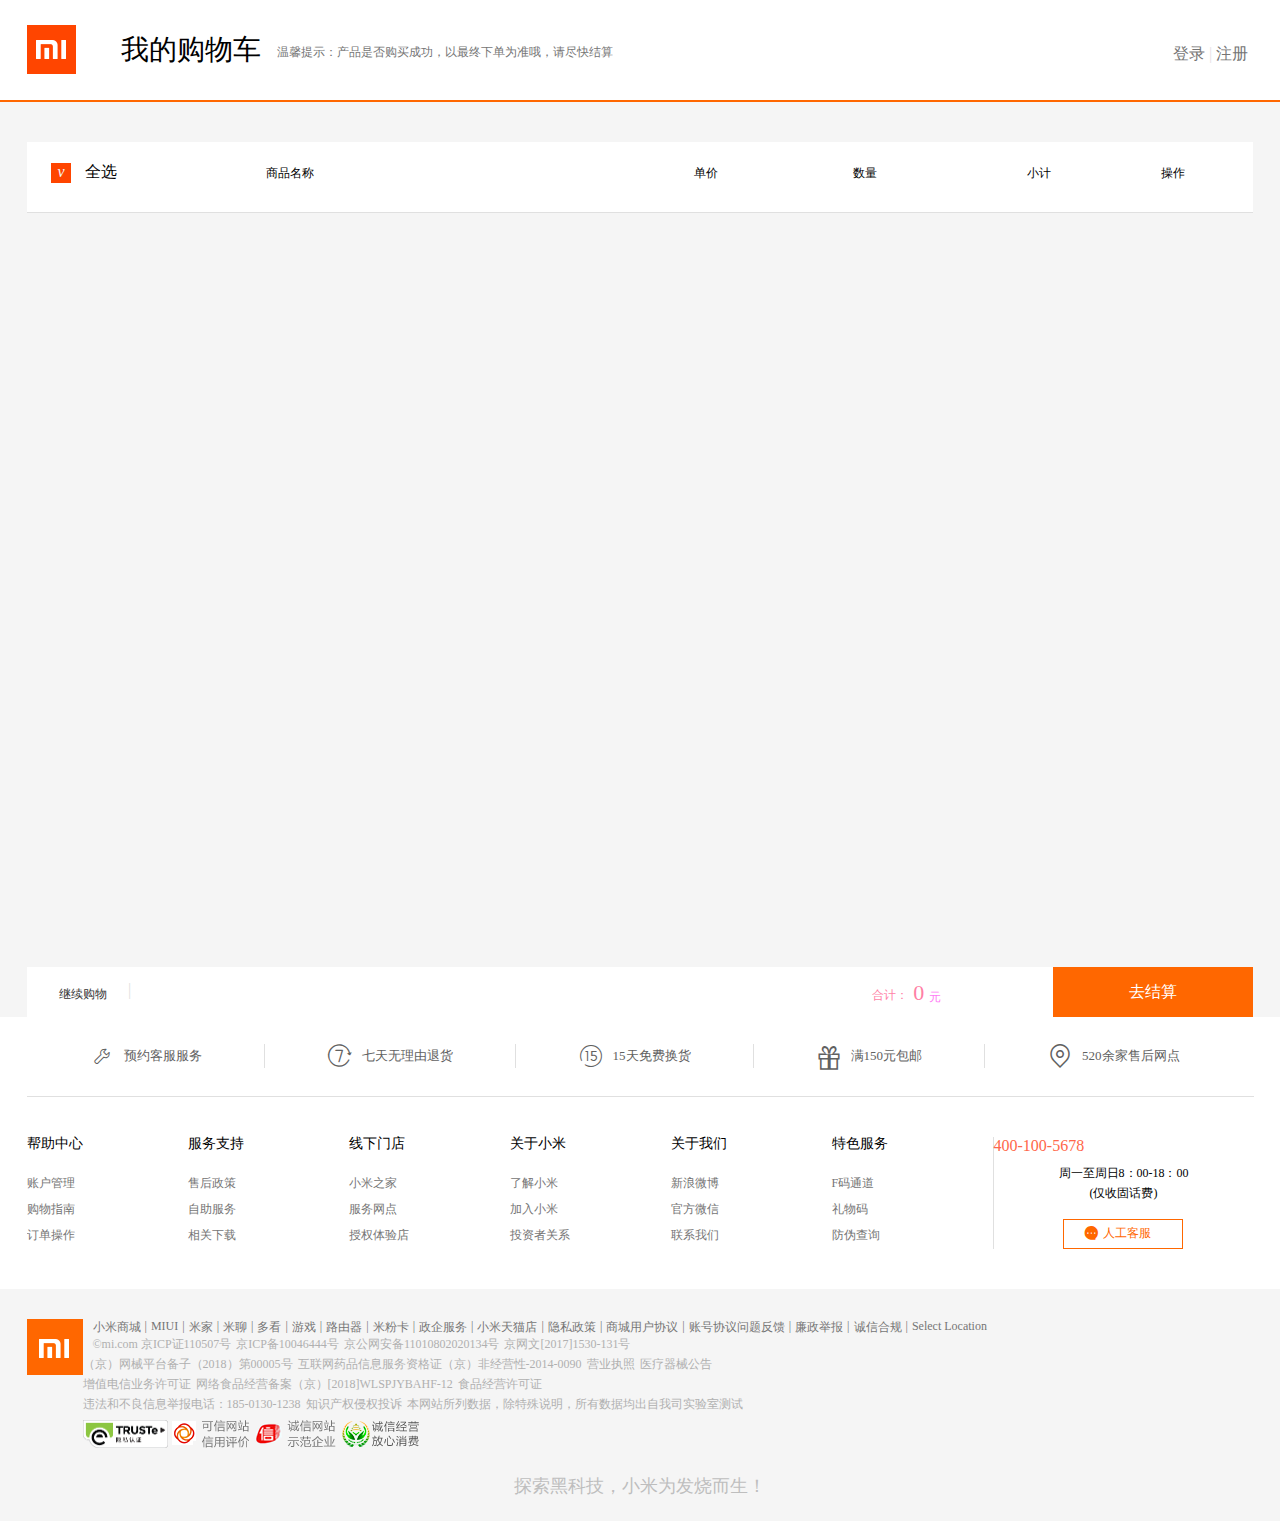
<file: cart.html>
<!DOCTYPE html>
<html>
	<head>
		<meta charset="utf-8">
		<title>我的购物车</title>
		<link rel="stylesheet" type="text/css" href="css/cart.css"/>
		<link rel="stylesheet" type="text/css" href="css/iconfont/iconfont.css"/>
		<script src="js/jquery-1.10.js" type="text/javascript" charset="utf-8"></script>
		<script src="js/cart.js" type="text/javascript" charset="utf-8"></script>
		<script src="js/ajax01.js" type="text/javascript" charset="utf-8"></script>
	</head>
	<body>
		<!-- head start -->
		<div class="my_cart">
			<div class="my_cart_c">
				<div></div>
				<h1>我的购物车</h1>
				<p>温馨提示：产品是否购买成功，以最终下单为准哦，请尽快结算</p>
				<div class="my_cart_login">
					<a href="login.html">登录</a>
					<span>|</span>
					<a href="regist.html">注册</a>
					<div class="clearBoth"></div>
				</div>
			</div>
		</div>
		<!-- head end -->
		<!-- cart start -->
		<div class="cart_content">
			<div class="cart_content_top">
				<div class="cart_title">
					<label class="cart_checked"><i class="checkedAll">v</i>全选</label>
					<p>商品名称</p>
					<p>单价</p>
					<p>数量</p>
					<p>小计</p>
					<span>操作</span>
				</div>
				<div class="cart_display">
					<ul id="vessel">
						<!-- <li>
							<i>v</i>
							<img src="img/mi-cc9.png" >
							<p>小米cc9开关机开关机会计国库股</p>
							<span>1799元</span>
							<label class="jiajian"><span>-</span><input type="text" name="" id="" value="1" /><span>+</span></label>
							<span class="single_price">单个总价</span>
							<strong class="">X</strong>
						</li> -->
					</ul>
				</div>
				<div class="display_footer">
					<a href="list.html">继续购物</a>
					<span>|</span>
					<p>合计：</p>
					<span id="zj">总价</span><i>元</i>
					<a href="http://www.baidu.com">去结算</a>
				</div>
			</div>
		</div>
		<!-- cart end -->
		<!-- bottom  start-->
		<div class="mi_tail">
					<div class="mi_tail_head">
						<ul>
							<li>
								<a href="#">
									<span class="iconfont icon-shouhoufuwu"></span>
									<p>预约客服服务</p>
								</a>
							</li>
							<li>
								<a href="#">
									<span class="iconfont icon-tianwuliyoutuihuo"></span>
									<p>七天无理由退货</p>
								</a>
							</li>
							<li>
								<a href="#">
									<span class="iconfont icon-15tianmianfeihuanhuo24px"></span>
									<p>15天免费换货</p>
								</a>
							</li>
							<li>
								<a href="#">
									<span class="iconfont icon-baoyou"></span>
									<p>满150元包邮</p>
								</a>
							</li>
							<li>
								<a href="#">
									<span class="iconfont icon-location"></span>
									<p>520余家售后网点</p>
								</a>
							</li>
						</ul>
					</div>
					<!-- 帮助中心 -->
					<div class="help_center">
						<div class="help_center_nav">
							<div class="help_center_nav_l">
								<div>
									<ul>
										<li>帮助中心</li>
										<li><a href="#">账户管理</a></li>
										<li><a href="#">购物指南</a></li>
										<li><a href="#">订单操作</a></li>
									</ul>
								</div>
								<div>
									<ul>
										<li>服务支持</li>
										<li><a href="#">售后政策</a></li>
										<li><a href="#">自助服务</a></li>
										<li><a href="#">相关下载</a></li>
									</ul>
								</div>
								<div>
									<ul>
										<li>线下门店</li>
										<li><a href="#">小米之家</a></li>
										<li><a href="#">服务网点</a></li>
										<li><a href="#">授权体验店</a></li>
									</ul>
								</div>
								<div>
									<ul>
										<li>关于小米</li>
										<li><a href="#">了解小米</a></li>
										<li><a href="#">加入小米</a></li>
										<li><a href="#">投资者关系</a></li>
									</ul>
								</div>
								<div>
									<ul>
										<li>关于我们</li>
										<li><a href="#">新浪微博</a></li>
										<li><a href="#">官方微信</a></li>
										<li><a href="#">联系我们</a></li>
									</ul>
								</div>
								<div>
									<ul>
										<li>特色服务</li>
										<li><a href="#">F码通道</a></li>
										<li><a href="#">礼物码</a></li>
										<li><a href="#">防伪查询</a></li>
									</ul>
								</div>
							</div>
							<div class="help_center_nav_r">
								<span>400-100-5678</span>
								<i>周一至周日8：00-18：00 </i>
								<em>(仅收固话费)</em>
								<div class="">
									<a href="">
										<span class="iconfont icon-xinxiduanxinsixinduihua"></span>
										<p>人工客服</p>
									</a>
								</div>
							</div>
						</div>
					</div>
				</div>
				<!-- 尾部end -->
				<!-- footer start -->
				<div class="mi_footer">
					<div class="mi_footer-top">
						<div class="mi_footer-top_img">
							<div></div>
						</div>
						<div class="mi_footer-top_r">
							<div class="mi_footer_nav">
								<ul>
									<li><a href="#">小米商城</a></li><span>|</span>
									<li><a href="#">MIUI</a></li><span>|</span>
									<li><a href="#">米家</a></li><span>|</span>
									<li><a href="#">米聊</a></li><span>|</span>
									<li><a href="#">多看</a></li><span>|</span>
									<li><a href="#">游戏</a></li><span>|</span>
									<li><a href="#">路由器</a></li><span>|</span>
									<li><a href="#">米粉卡</a></li><span>|</span>
									<li><a href="#">政企服务</a></li><span>|</span>
									<li><a href="#">小米天猫店</a></li><span>|</span>
									<li><a href="#">隐私政策</a></li><span>|</span>
									<li><a href="#">商城用户协议</a></li><span>|</span>
									<li><a href="#">账号协议问题反馈</a></li><span>|</span>
									<li><a href="#">廉政举报</a></li><span>|</span>
									<li><a href="#">诚信合规</a></li><span>|</span>
									<li><a href="#">Select Location</a></li>
								</ul>
							</div>
							<div class="mi_footer_nav_com">
								<ul>
									<li>©mi.com 京ICP证110507号</li>
									<li><a href="#">京ICP备10046444号</a></li>
									<li><a href="#">京公网安备11010802020134号</a></li>
									<li><a href="#">京网文[2017]1530-131号</a></li>
								</ul>
							</div>
							<div class="mi_footer_nav_con">
								<ul>
									<li><a href="#">（京）网械平台备子（2018）第00005号
		</a></li>
									<li><a href="#">互联网药品信息服务资格证（京）非经营性-2014-0090
		</a></li>
									<li><a href="#">营业执照</a></li>
									<li><a href="#">医疗器械公告</a></li>
								</ul>
							</div>
							<div class="mi_footer_nav_coo">
								<ul>
									<li><a href="">增值电信业务许可证</a></li>
									<li>网络食品经营备案（京）[2018]WLSPJYBAHF-12</li>
									<li><a href="#">食品经营许可证</a></li>
								</ul>
							</div>
							<div class="mi_footer_nav_cop">
								<ul>
									<li>违法和不良信息举报电话：185-0130-1238</a></li>
									<li><a href="">知识产权侵权投诉</a></li>
									<li>本网站所列数据，除特殊说明，所有数据均出自我司实验室测试</li>
								</ul>
							</div>
							<div class="mi_footer_nav_coi">
								<ul>
									<li><a href="#"><img src="img/truste.png" ></a></li>
									<li><a href="#"><img src="img/v-logo-1.png" ></a></li>
									<li><a href=""><img src="img/v-logo-2.png" ></a></li>
									<li><a href=""><img src="img/v-3.png" ></a></li>
								</ul>
							</div>
						</div>
					</div>
					<div class="mi_footer-bottom">
						探索黑科技，小米为发烧而生！
					</div>
				</div>
		<!-- bottom end -->
		<script type="text/javascript">
			var cart=new Cart();
			cart.showData();
		</script>
	</body>
</html>
</file>
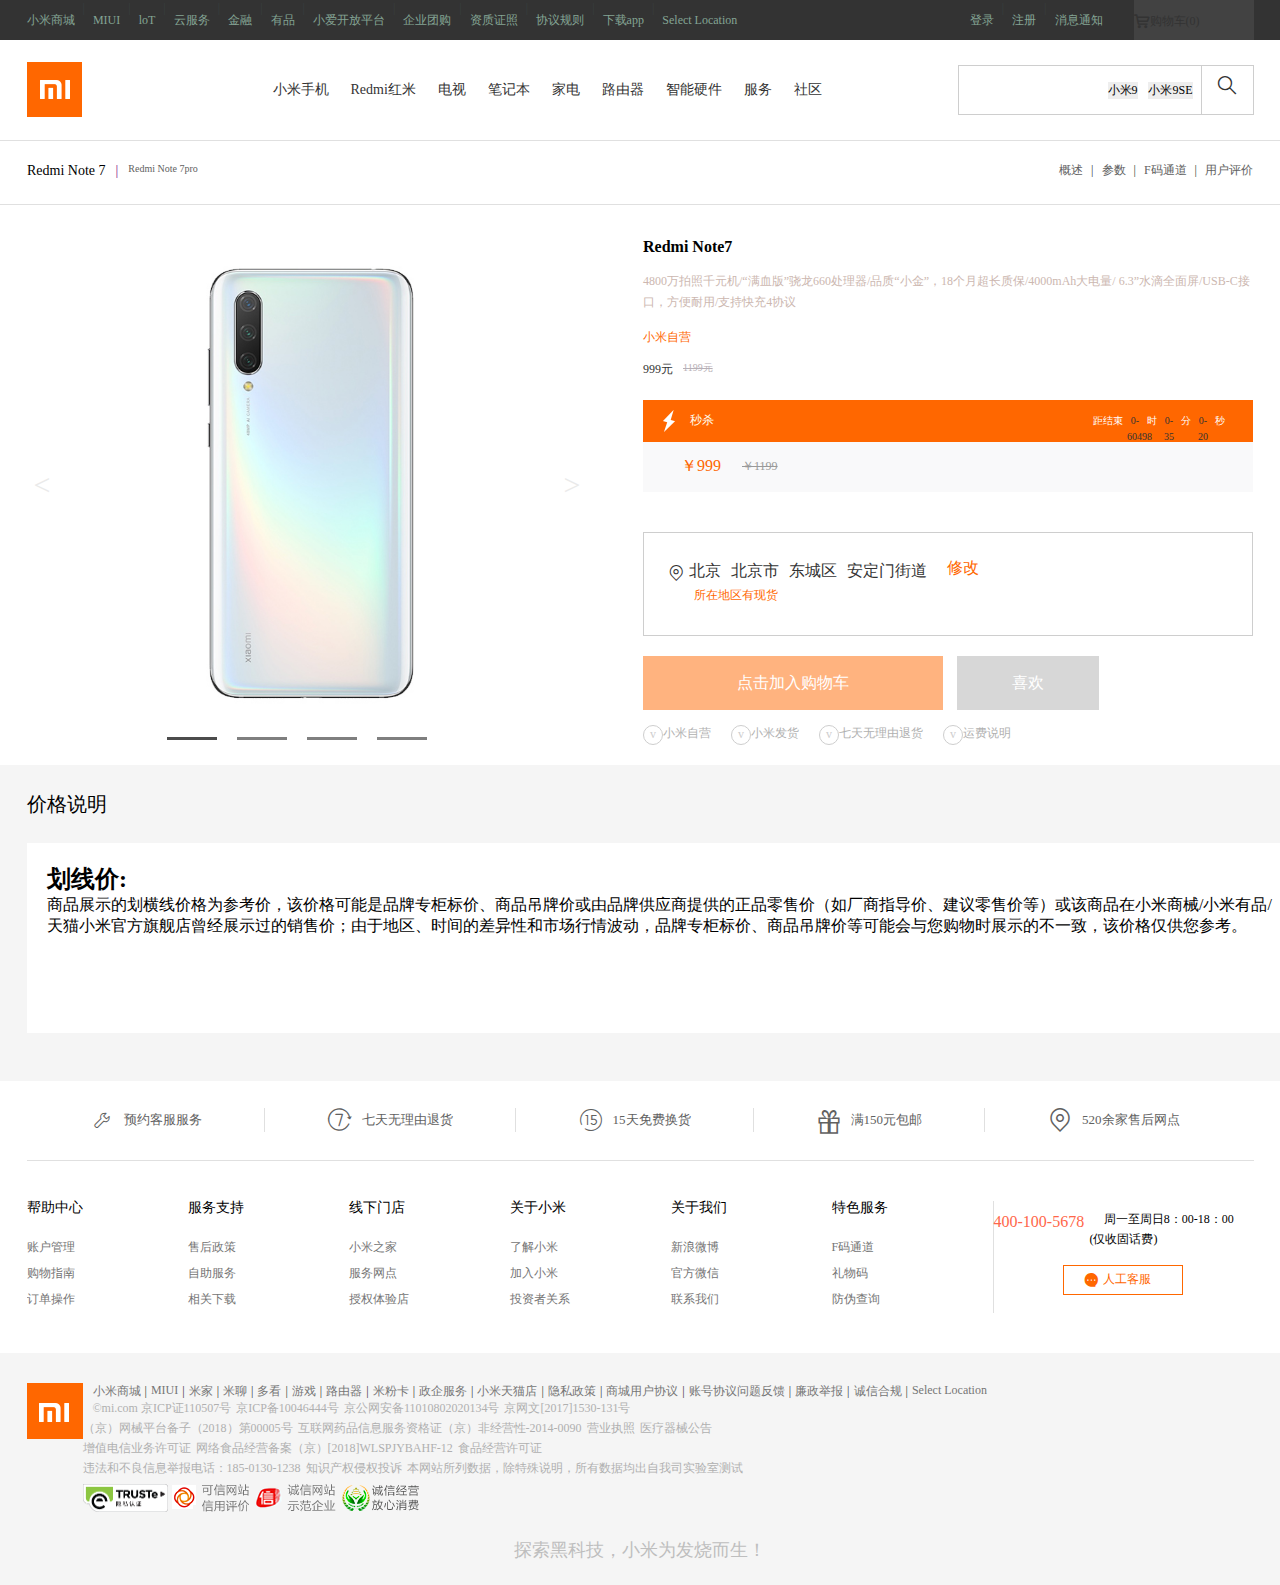
<file: detail.html>
<!DOCTYPE html>
<html>
	<head>
		<meta charset="utf-8">
		<title>商品详情</title>
		<link rel="stylesheet" type="text/css" href="css/detail.css" />
		<link rel="stylesheet" type="text/css" href="css/iconfont/iconfont.css"/>
		<script src="js/jquery-1.10.js" type="text/javascript" charset="utf-8"></script>
		<script src="js/index.js" type="text/javascript" charset="utf-8"></script>
		<script src="js/detail.js" type="text/javascript" charset="utf-8"></script>
		<script src="js/cart.js" type="text/javascript" charset="utf-8"></script>
	</head>
	<body>
		<!-- 头部开始 -->
		<div class="topbar">
			
			<div class="Coninter">
				<div style="float: left;">
					<a href="#">小米商城</a><span class="span">|</span>
					<a href="#">MIUI</a><span class="span">|</span>
					<a href="#">loT</a><span class="span">|</span>
					<a href="#">云服务</a><span class="span">|</span>
					<a href="#">金融</a><span class="span">|</span>
					<a href="#">有品</a><span class="span">|</span>
					<a href="#">小爱开放平台</a><span class="span">|</span>
					<a href="#">企业团购</a><span class="span">|</span>
					<a href="#">资质证照</a><span class="span">|</span>
					<a href="#">协议规则</a><span class="span">|</span>
					<a href="#" class="hover">下载app
						<span class="appcode">
							<i class="sanjiao"></i>
							<img src="img/download.png">
							小米商城APP
						</span>
					</a>
					<span class="span">|</span>

					<a href="#">Select Location</a>
				</div>
				<div style="float: right;">
					<a href="#">登录</a><span class="span">|</span>
					<a href="#" class="regist">注册</a><span class="span">|</span>
					<a href="#">消息通知</a><span class="span"></span>
					<div class="shopcart">
						<span class="iconfont icon-gouwuchekong"></span>
						<span>购物车(0)</span>
						<div class="cart">购物车空空如也，快去购物吧！</div>
					</div>
				</div>
				<div class="clearBoth"></div>
			</div>
		</div>
		<!-- 头部结束 -->
		<div class="nav">
			<div class="nav_nav">
				<div class="nav_log">
					<a class="" href="//www.mi.com/index.html" title="小米官网"></a>
				</div>
				<!--nav_logo -->
				<div class="nav_mid">
					<ul>
						<li><a href="#">小米手机</a></li>
						<li><a href="#">Redmi红米</a></li>
						<li><a href="#">电视</a></li>
						<li><a href="#">笔记本</a></li>
						<li><a href="#">家电</a></li>
						<li><a href="#">路由器</a></li>
						<li><a href="#">智能硬件</a></li>
						<li><a href="#">服务</a></li>
						<li><a href="#">社区</a></li>
					</ul>
				</div>
				<!-- search start -->
				<div class="nav_search" style="float: right;">
					<label>
						<input type="text" name="" id="" value="" class="nav_search-one" />
						<a class="mi-phone">小米9</a>
						<a class="mi-phone1">小米9SE</a>
					</label>
					<div class="active">
						<span class="iconfont icon-41" id="icon1"></span>
					</div>
					<div class="nav_search_pull">
						<ul>
							<li><a href="#">小米9</a></li>
							<li><a href="#">Redmi K20 pro</a></li>
							<li><a href="#">Redmi K20</a></li>
							<li><a href="#">Redmi Note 7 Pro</a></li>
							<li><a href="#">Redmi note 7</a></li>
							<li><a href="#">小米电视4c</a></li>
							<li><a href="#">电视32英寸</a></li>
							<li><a href="#">笔记本pro</a></li>
							<li><a href="#">小爱音箱</a></li>
							<li><a href="#">净水器</a></li>
						</ul>
					</div>
				</div>
				<!-- search end -->
			</div>
		</div>
		<!-- 固定导航start -->
		<div class="detail_move">
			<div class="detail_move_c">
				<div class="redmi_move_l">
					<h2 class="r_title">Redmi Note 7</h2>
					<span>|</span>
					<a href="#" class="r_title_pro">Redmi Note 7pro</a>
				</div>
				<div class="redmi_move_r">
					<a href="#">概述</a><span>|</span>
					<a href="#">参数</a><span>|</span>
					<a href="#">F码通道</a><span>|</span>
					<a href="#">用户评价</a>
				</div>
			</div>
		</div>
		<!-- 固定导航end -->
		<div class="redmi_lunbo">
			<div class="redmi_lunbo_c">
				<div class="redmi_lunbo_l">
					<ul class="lunbo_list">
						<li class="current"><img src="img/mi-l-1.jpg" ></li>
						<li><img src="img/mi-lun-2.jpg" ></li>
						<li><img src="img/mi-lun-3.jpg" ></li>
						<li><img src="img/mi-l-1.jpg" ></li>
					</ul>
					<div class="redmi_arrow">
						<span class="slide-left">&lt;</span>
						<span class="slide-right">&gt;</span>
					</div>
					<div class="redmi_long">
						<span class="moveclass"></span>
						<span></span>
						<span></span>
						<span></span>
					</div>
				</div>
				<div class="redmi_lunbo_r">
					<h3 class="rm_title">Redmi Note7</h3>
					<p class="rm_mess">4800万拍照千元机/“满血版”骁龙660处理器/品质“小金”，18个月超长质保/4000mAh大电量/
6.3”水滴全面屏/USB-C接口，方便耐用/支持快充4协议</p>
					<div class="self_support">小米自营</div>
					<div class="self_price">
						<span class="shijia">999元</span><del class="huaxianjia">1199元</del>
					</div>
					<div class="second_kill">
						<img src="img/second.png">
						<p>秒杀</p>
						<div>
							<i>距结束</i>
							<span class="hour"></span>
							<i>时</i>
							<span class="minute"></span>
							<i>分</i>
							<span class="second"></span>
							<i>秒</i>
						</div>
					</div>
					<div class="second_kill_price">
						<span class="sec_shijia">￥999</span>
						<del class="sec_huaxian">￥1199</del>
					</div>
					<div class="Area">
						<span class="iconfont icon-location"></span>
						<span>北京</span>
						<span>北京市</span>
						<span>东城区</span>
						<span>安定门街道</span>
						<a href="#" class="revision">修改</a>
						<p>所在地区有现货</p>
					</div>
					<div class="login_buy">
						<a href="cart.html" id="jg">点击加入购物车</a>
						<span>喜欢</span>
					</div>
					<ul class="introduce">
						<li>
							<span>v</span>
							<p>小米自营</p>
						</li>
						<li>
							<span>v</span>
							<p>小米发货</p>
						</li>
						<li>
							<span>v</span>
							<p>七天无理由退货</p>
						</li>
						<li>
							<span>v</span>
							<p>运费说明</p>
						</li>
					</ul>
				</div>
			</div>
		</div>
		<div class="price_explain">
			<div class="explain_title">
				<h2 class="explain_character">价格说明</h2>
				<div class="explain_p">
					<p><h2>划线价:</h2>商品展示的划横线价格为参考价，该价格可能是品牌专柜标价、商品吊牌价或由品牌供应商提供的正品零售价（如厂商指导价、建议零售价等）或该商品在小米商械/小米有品/天猫小米官方旗舰店曾经展示过的销售价；由于地区、时间的差异性和市场行情波动，品牌专柜标价、商品吊牌价等可能会与您购物时展示的不一致，该价格仅供您参考。</p>
				</div>
			</div>
		</div>
		
		<div class="mi_tail">
					<div class="mi_tail_head">
						<ul>
							<li>
								<a href="#">
									<span class="iconfont icon-shouhoufuwu"></span>
									<p>预约客服服务</p>
								</a>
							</li>
							<li>
								<a href="#">
									<span class="iconfont icon-tianwuliyoutuihuo"></span>
									<p>七天无理由退货</p>
								</a>
							</li>
							<li>
								<a href="#">
									<span class="iconfont icon-15tianmianfeihuanhuo24px"></span>
									<p>15天免费换货</p>
								</a>
							</li>
							<li>
								<a href="#">
									<span class="iconfont icon-baoyou"></span>
									<p>满150元包邮</p>
								</a>
							</li>
							<li>
								<a href="#">
									<span class="iconfont icon-location"></span>
									<p>520余家售后网点</p>
								</a>
							</li>
						</ul>
					</div>
					<!-- 帮助中心 -->
					<div class="help_center">
						<div class="help_center_nav">
							<div class="help_center_nav_l">
								<div>
									<ul>
										<li>帮助中心</li>
										<li><a href="#">账户管理</a></li>
										<li><a href="#">购物指南</a></li>
										<li><a href="#">订单操作</a></li>
									</ul>
								</div>
								<div>
									<ul>
										<li>服务支持</li>
										<li><a href="#">售后政策</a></li>
										<li><a href="#">自助服务</a></li>
										<li><a href="#">相关下载</a></li>
									</ul>
								</div>
								<div>
									<ul>
										<li>线下门店</li>
										<li><a href="#">小米之家</a></li>
										<li><a href="#">服务网点</a></li>
										<li><a href="#">授权体验店</a></li>
									</ul>
								</div>
								<div>
									<ul>
										<li>关于小米</li>
										<li><a href="#">了解小米</a></li>
										<li><a href="#">加入小米</a></li>
										<li><a href="#">投资者关系</a></li>
									</ul>
								</div>
								<div>
									<ul>
										<li>关于我们</li>
										<li><a href="#">新浪微博</a></li>
										<li><a href="#">官方微信</a></li>
										<li><a href="#">联系我们</a></li>
									</ul>
								</div>
								<div>
									<ul>
										<li>特色服务</li>
										<li><a href="#">F码通道</a></li>
										<li><a href="#">礼物码</a></li>
										<li><a href="#">防伪查询</a></li>
									</ul>
								</div>
							</div>
							<div class="help_center_nav_r">
								<span>400-100-5678</span>
								<i>周一至周日8：00-18：00 </i>
								<em>(仅收固话费)</em>
								<div class="">
									<a href="">
										<span class="iconfont icon-xinxiduanxinsixinduihua"></span>
										<p>人工客服</p>
									</a>
								</div>
							</div>
						</div>
					</div>
				</div>
				<!-- 尾部end -->
				<!-- footer start -->
				<div class="mi_footer">
					<div class="mi_footer-top">
						<div class="mi_footer-top_img">
							<div></div>
						</div>
						<div class="mi_footer-top_r">
							<div class="mi_footer_nav">
								<ul>
									<li><a href="#">小米商城</a></li><span>|</span>
									<li><a href="#">MIUI</a></li><span>|</span>
									<li><a href="#">米家</a></li><span>|</span>
									<li><a href="#">米聊</a></li><span>|</span>
									<li><a href="#">多看</a></li><span>|</span>
									<li><a href="#">游戏</a></li><span>|</span>
									<li><a href="#">路由器</a></li><span>|</span>
									<li><a href="#">米粉卡</a></li><span>|</span>
									<li><a href="#">政企服务</a></li><span>|</span>
									<li><a href="#">小米天猫店</a></li><span>|</span>
									<li><a href="#">隐私政策</a></li><span>|</span>
									<li><a href="#">商城用户协议</a></li><span>|</span>
									<li><a href="#">账号协议问题反馈</a></li><span>|</span>
									<li><a href="#">廉政举报</a></li><span>|</span>
									<li><a href="#">诚信合规</a></li><span>|</span>
									<li><a href="#">Select Location</a></li>
								</ul>
							</div>
							<div class="mi_footer_nav_com">
								<ul>
									<li>©mi.com 京ICP证110507号</li>
									<li><a href="#">京ICP备10046444号</a></li>
									<li><a href="#">京公网安备11010802020134号</a></li>
									<li><a href="#">京网文[2017]1530-131号</a></li>
								</ul>
							</div>
							<div class="mi_footer_nav_con">
								<ul>
									<li><a href="#">（京）网械平台备子（2018）第00005号
		</a></li>
									<li><a href="#">互联网药品信息服务资格证（京）非经营性-2014-0090
		</a></li>
									<li><a href="#">营业执照</a></li>
									<li><a href="#">医疗器械公告</a></li>
								</ul>
							</div>
							<div class="mi_footer_nav_coo">
								<ul>
									<li><a href="">增值电信业务许可证</a></li>
									<li>网络食品经营备案（京）[2018]WLSPJYBAHF-12</li>
									<li><a href="#">食品经营许可证</a></li>
								</ul>
							</div>
							<div class="mi_footer_nav_cop">
								<ul>
									<li>违法和不良信息举报电话：185-0130-1238</a></li>
									<li><a href="">知识产权侵权投诉</a></li>
									<li>本网站所列数据，除特殊说明，所有数据均出自我司实验室测试</li>
								</ul>
							</div>
							<div class="mi_footer_nav_coi">
								<ul>
									<li><a href="#"><img src="img/truste.png" ></a></li>
									<li><a href="#"><img src="img/v-logo-1.png" ></a></li>
									<li><a href=""><img src="img/v-logo-2.png" ></a></li>
									<li><a href=""><img src="img/v-3.png" ></a></li>
								</ul>
							</div>
						</div>
					</div>
					<div class="mi_footer-bottom">
						探索黑科技，小米为发烧而生！
					</div>
				</div>
				<!-- footer end -->
		
		<!--  -->
		<div class="yangnb" style="display: none;">
			<!-- 蒙层 -->
			<div class="pop_up">
				<div class="div_input">
					<div class="cancel">X</div>
					<label class="spec"><span class="iconfont icon-41"></span><input type="text" name="" id="" value="" / placeholder="输入街道、乡镇、小区或商圈名称"></label>
					<div class="choose">
						<a href="http://www.baidu.com">></a>
						<p>手动选择地址</p>
					</div>
					<p class="ship_adress">我的收货地址</p>
					<div class="ship_login">
						现在<a href="login.html">登录</a>，可根据收货地址快速定位
					</div>
				</div>
			</div>
		</div>
		
	</body>
</html>
</file>
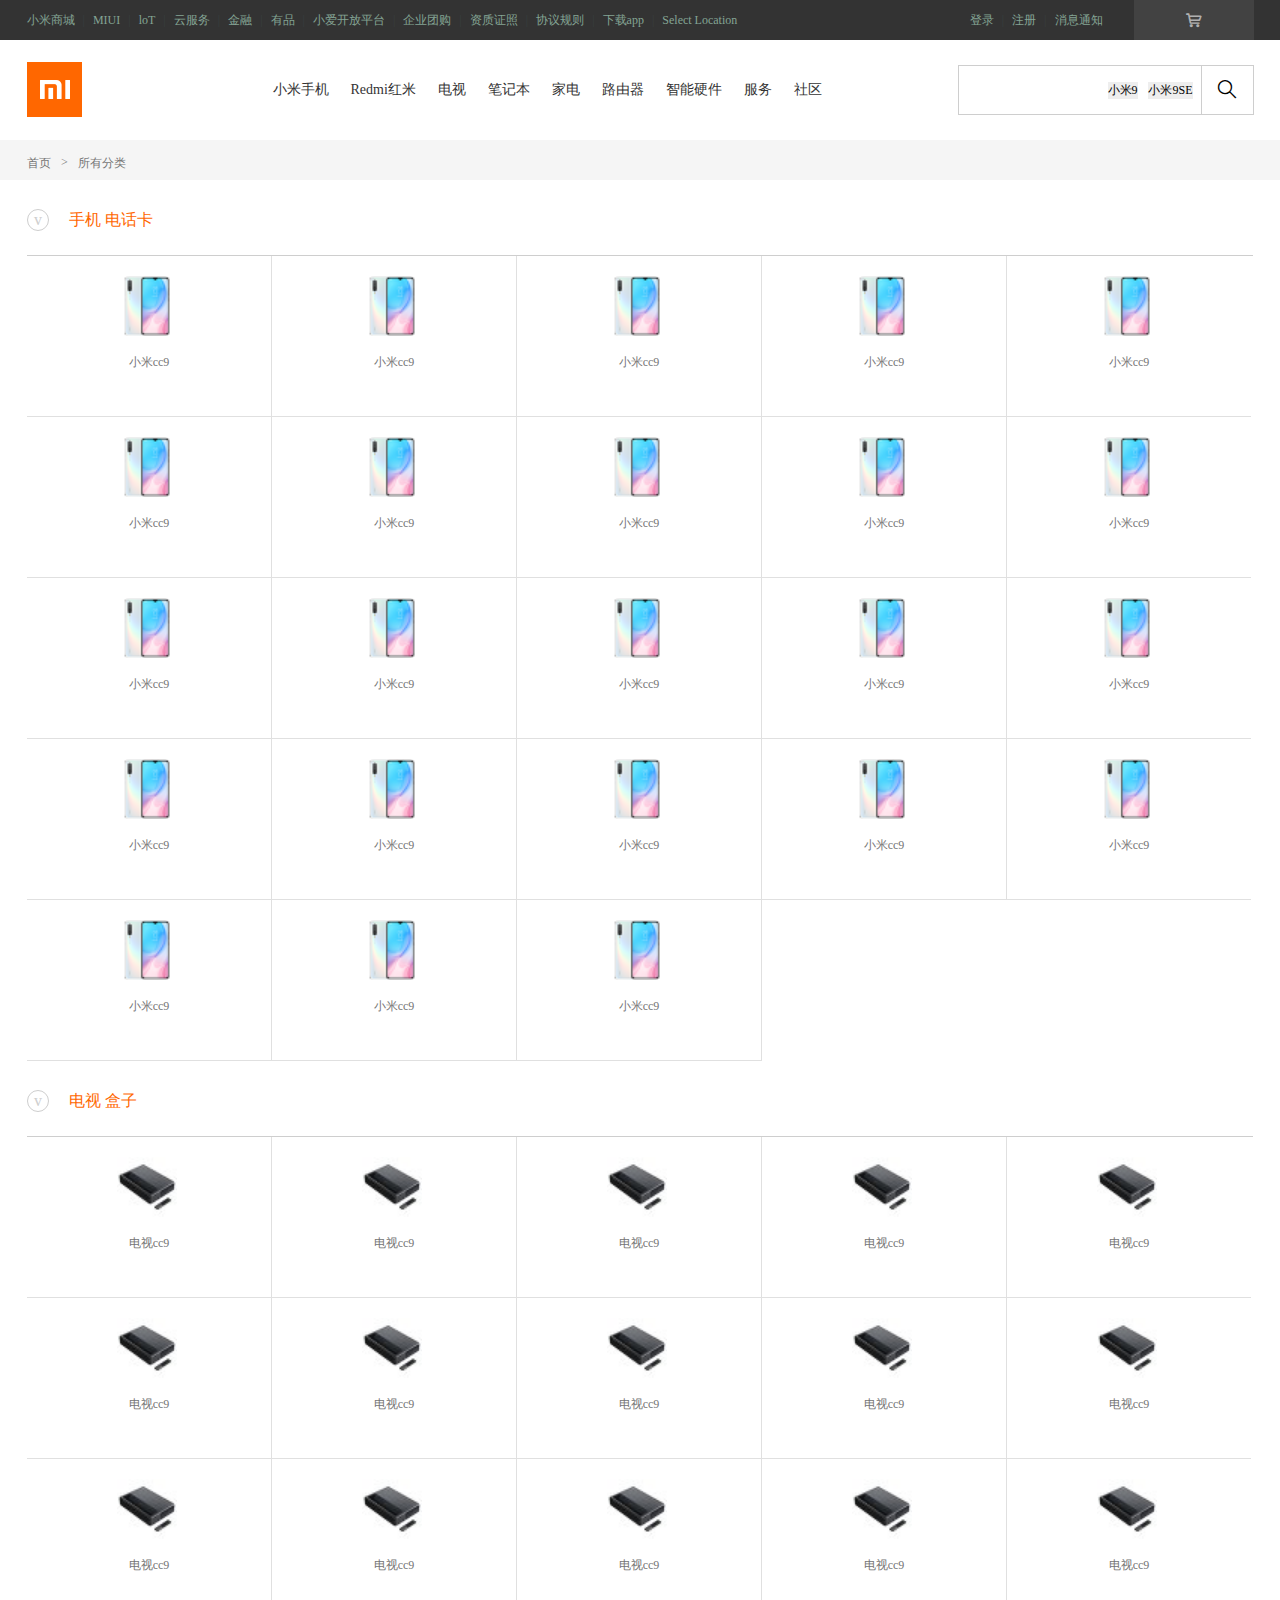
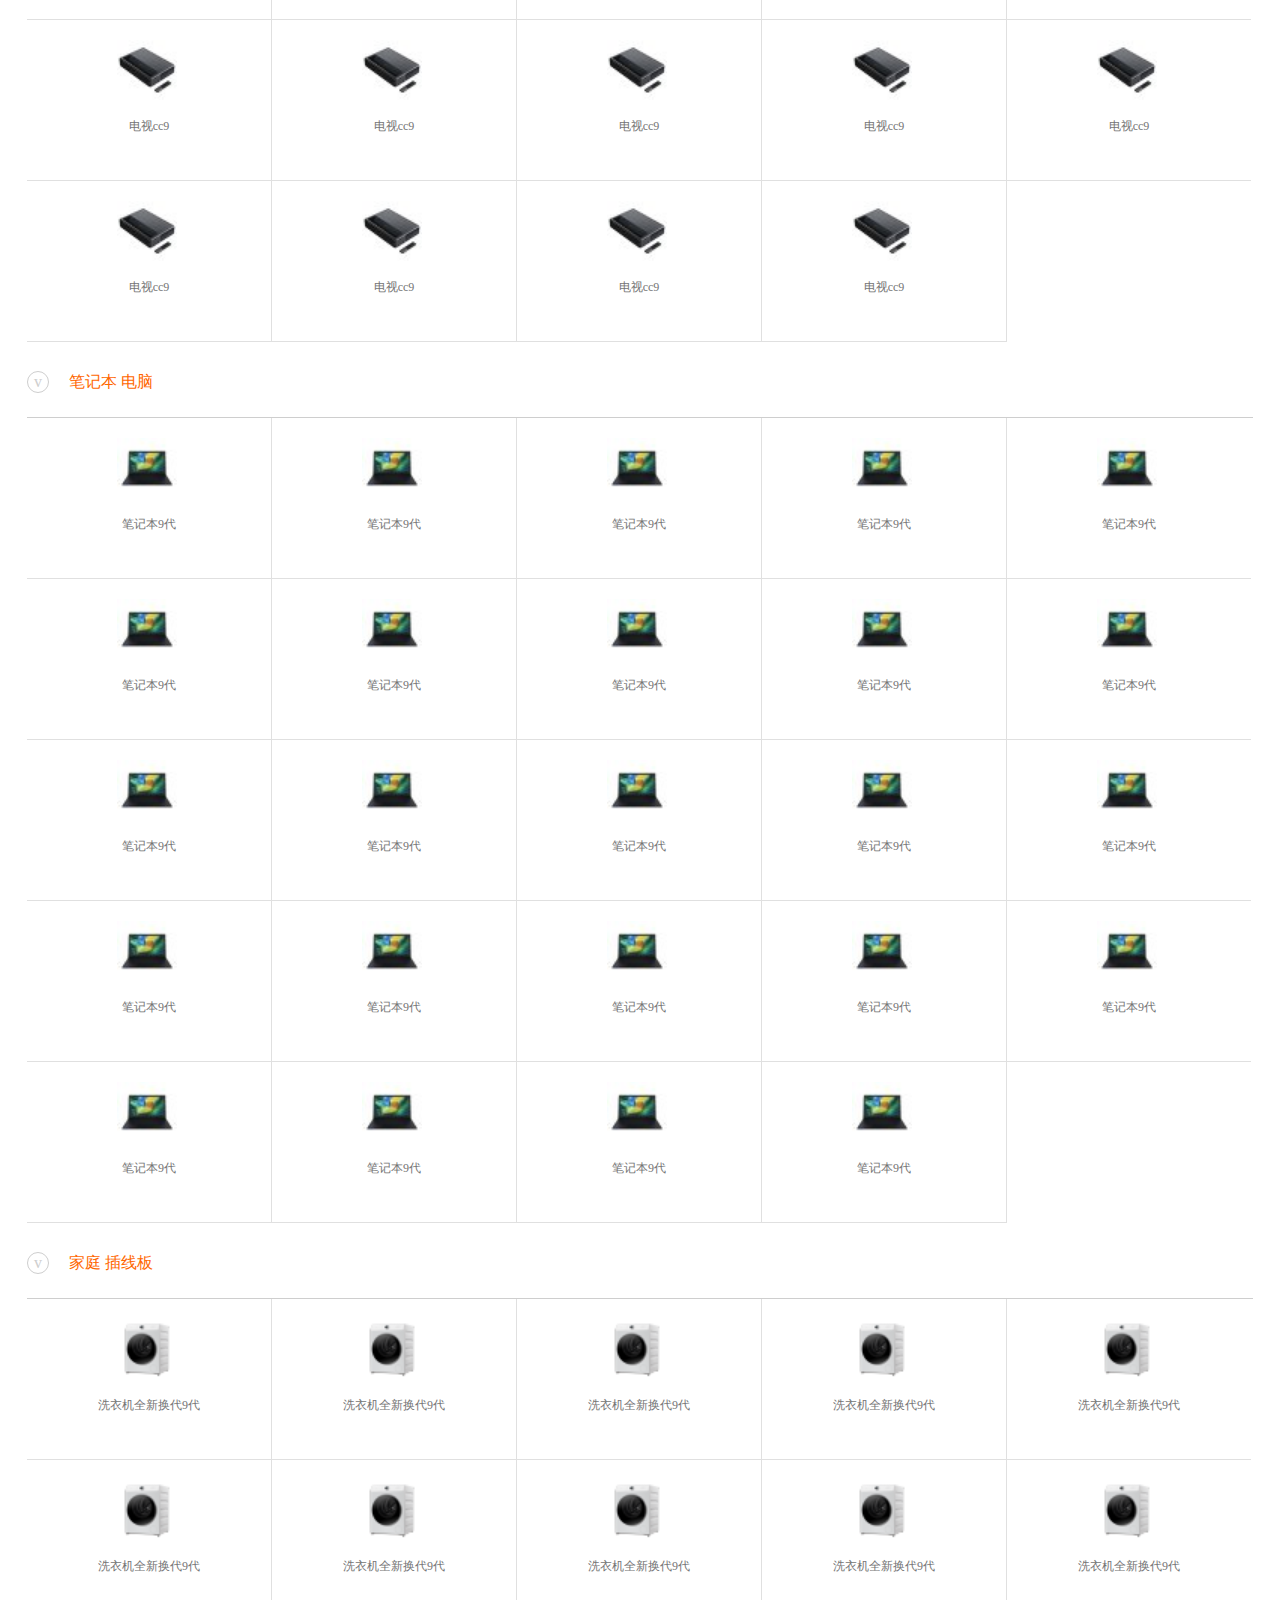
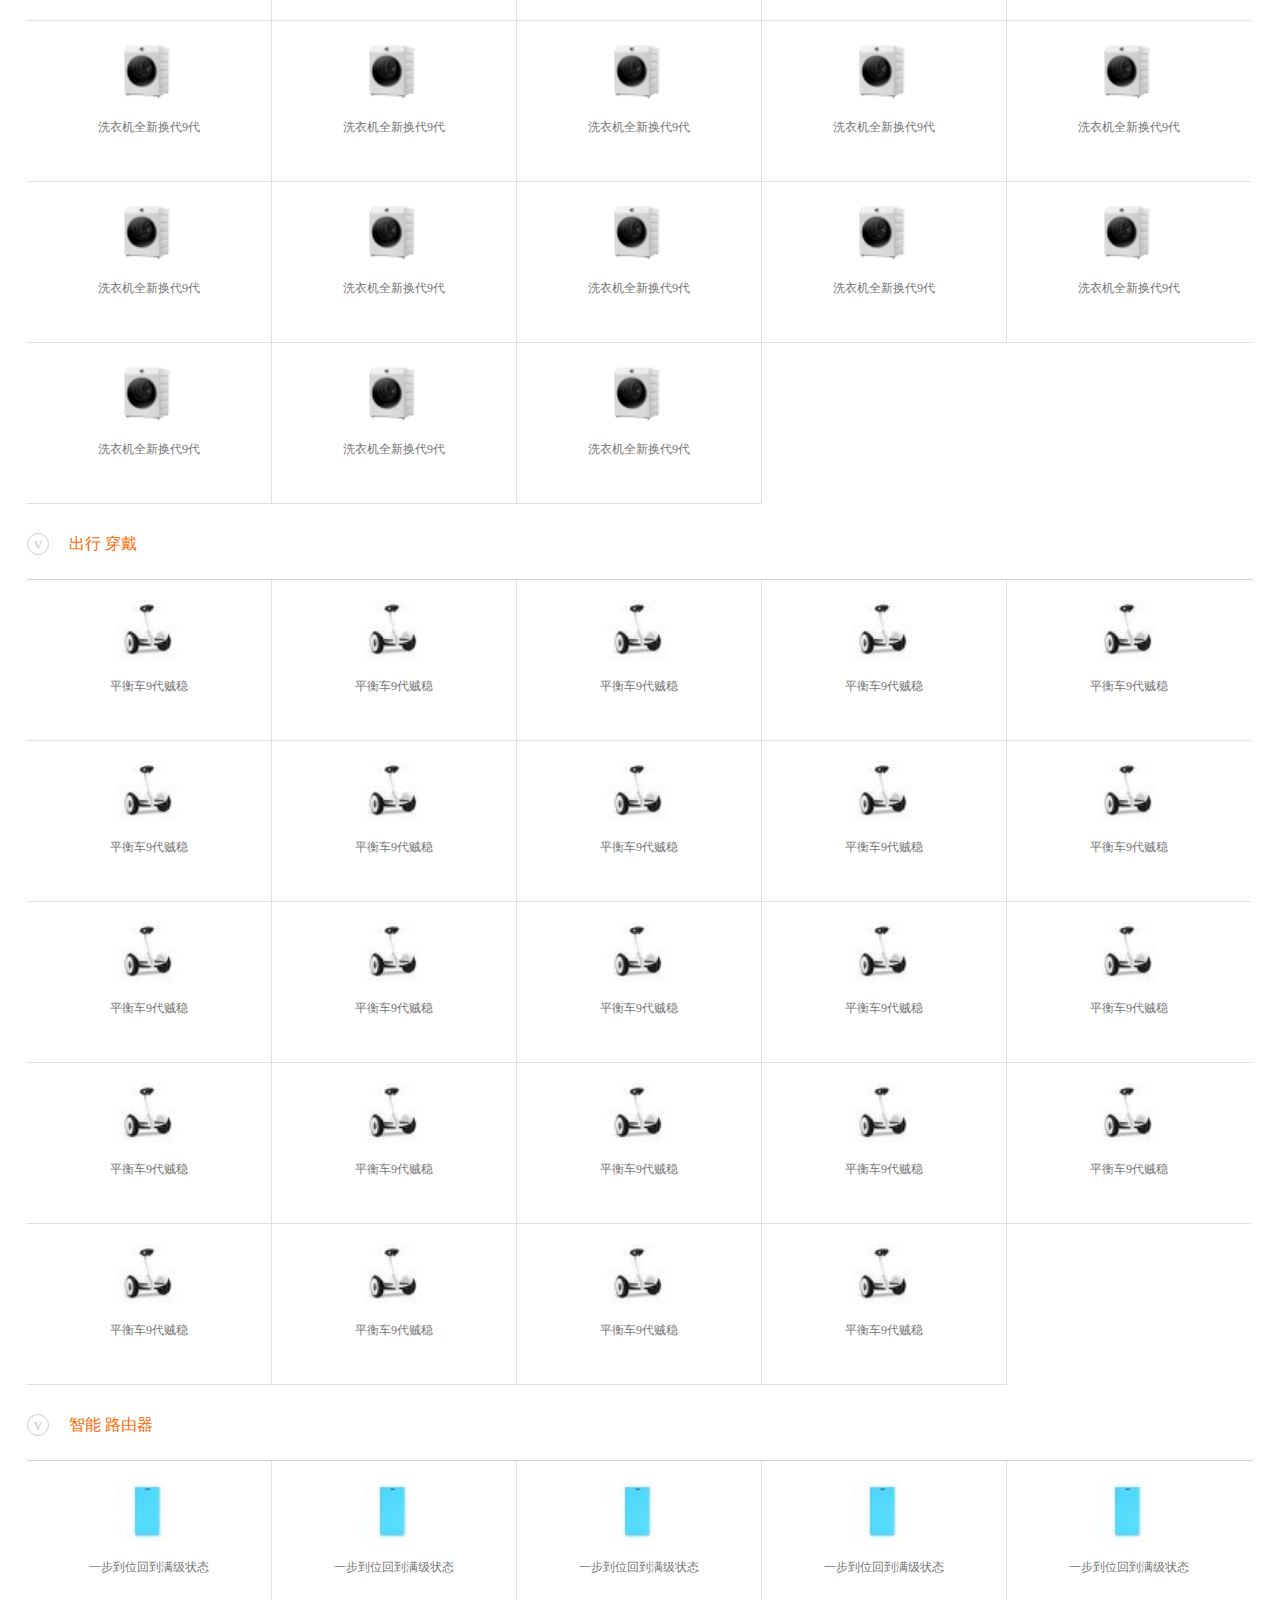
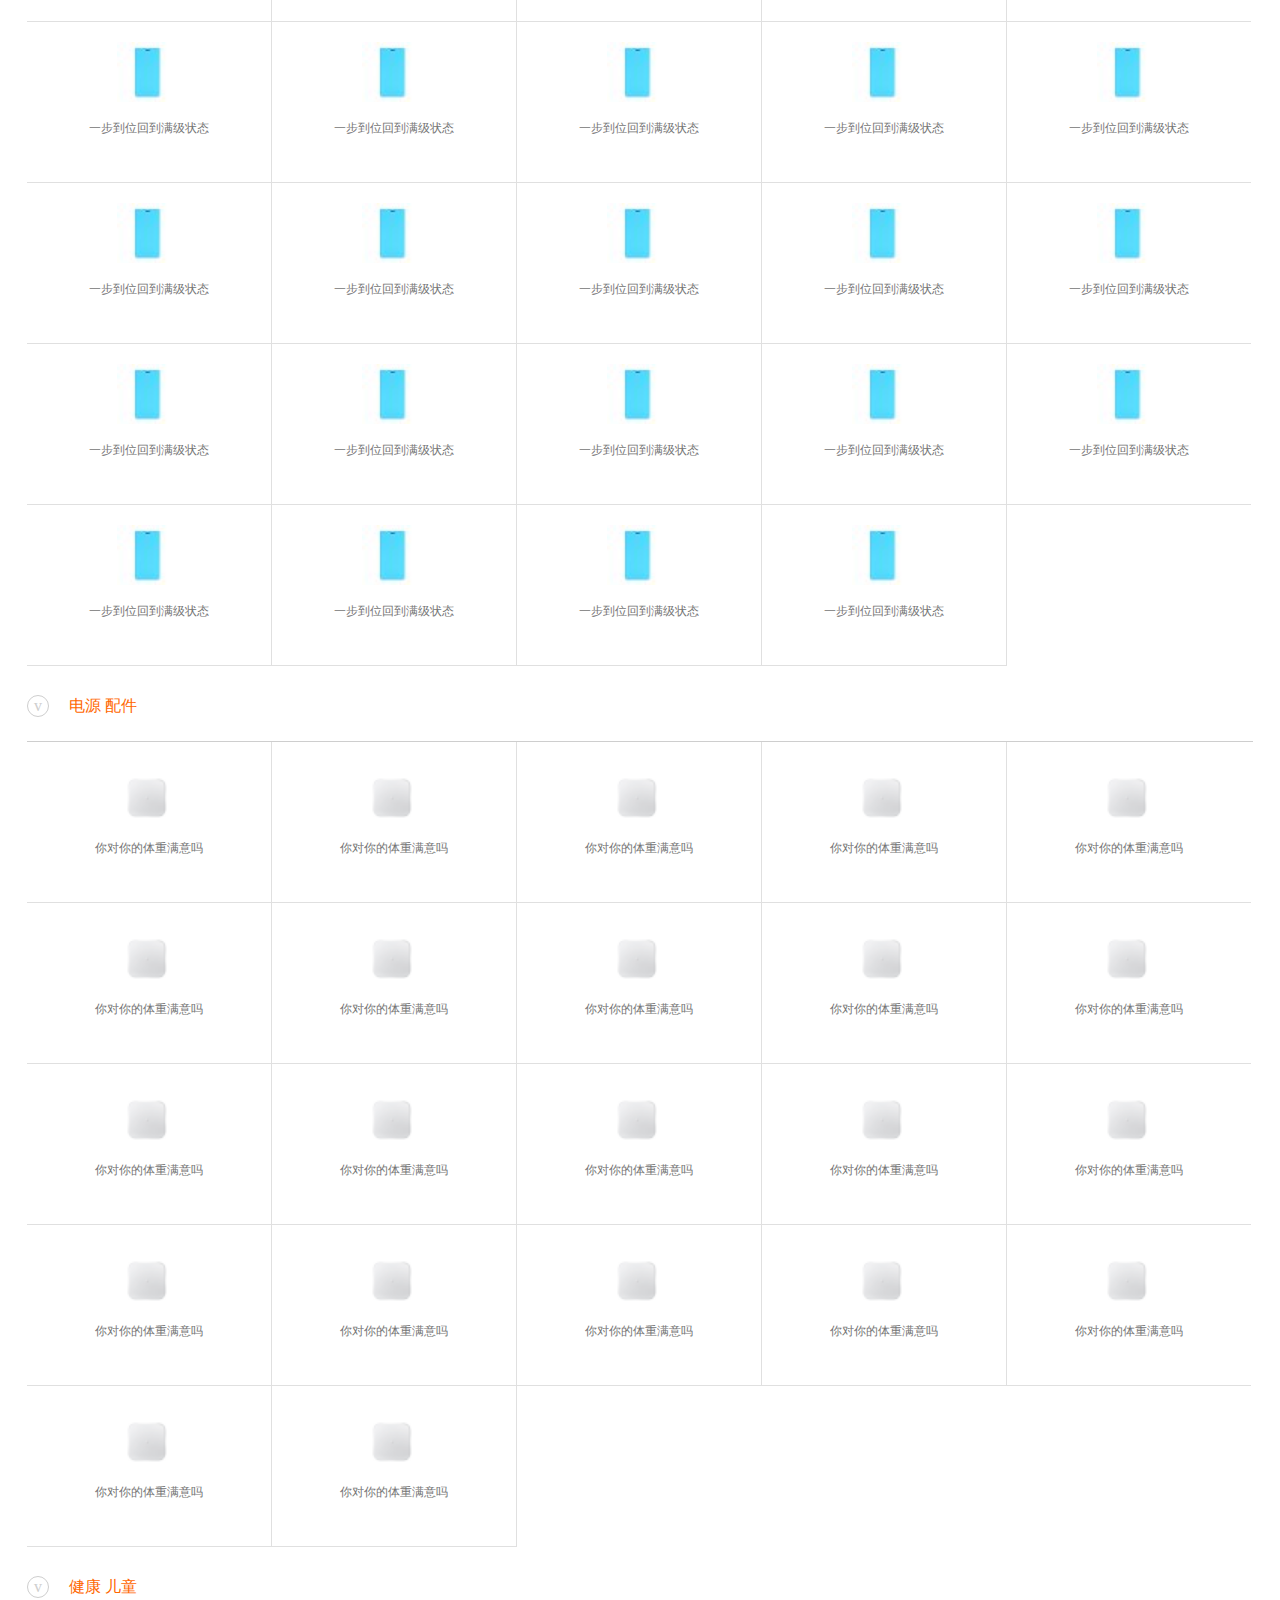
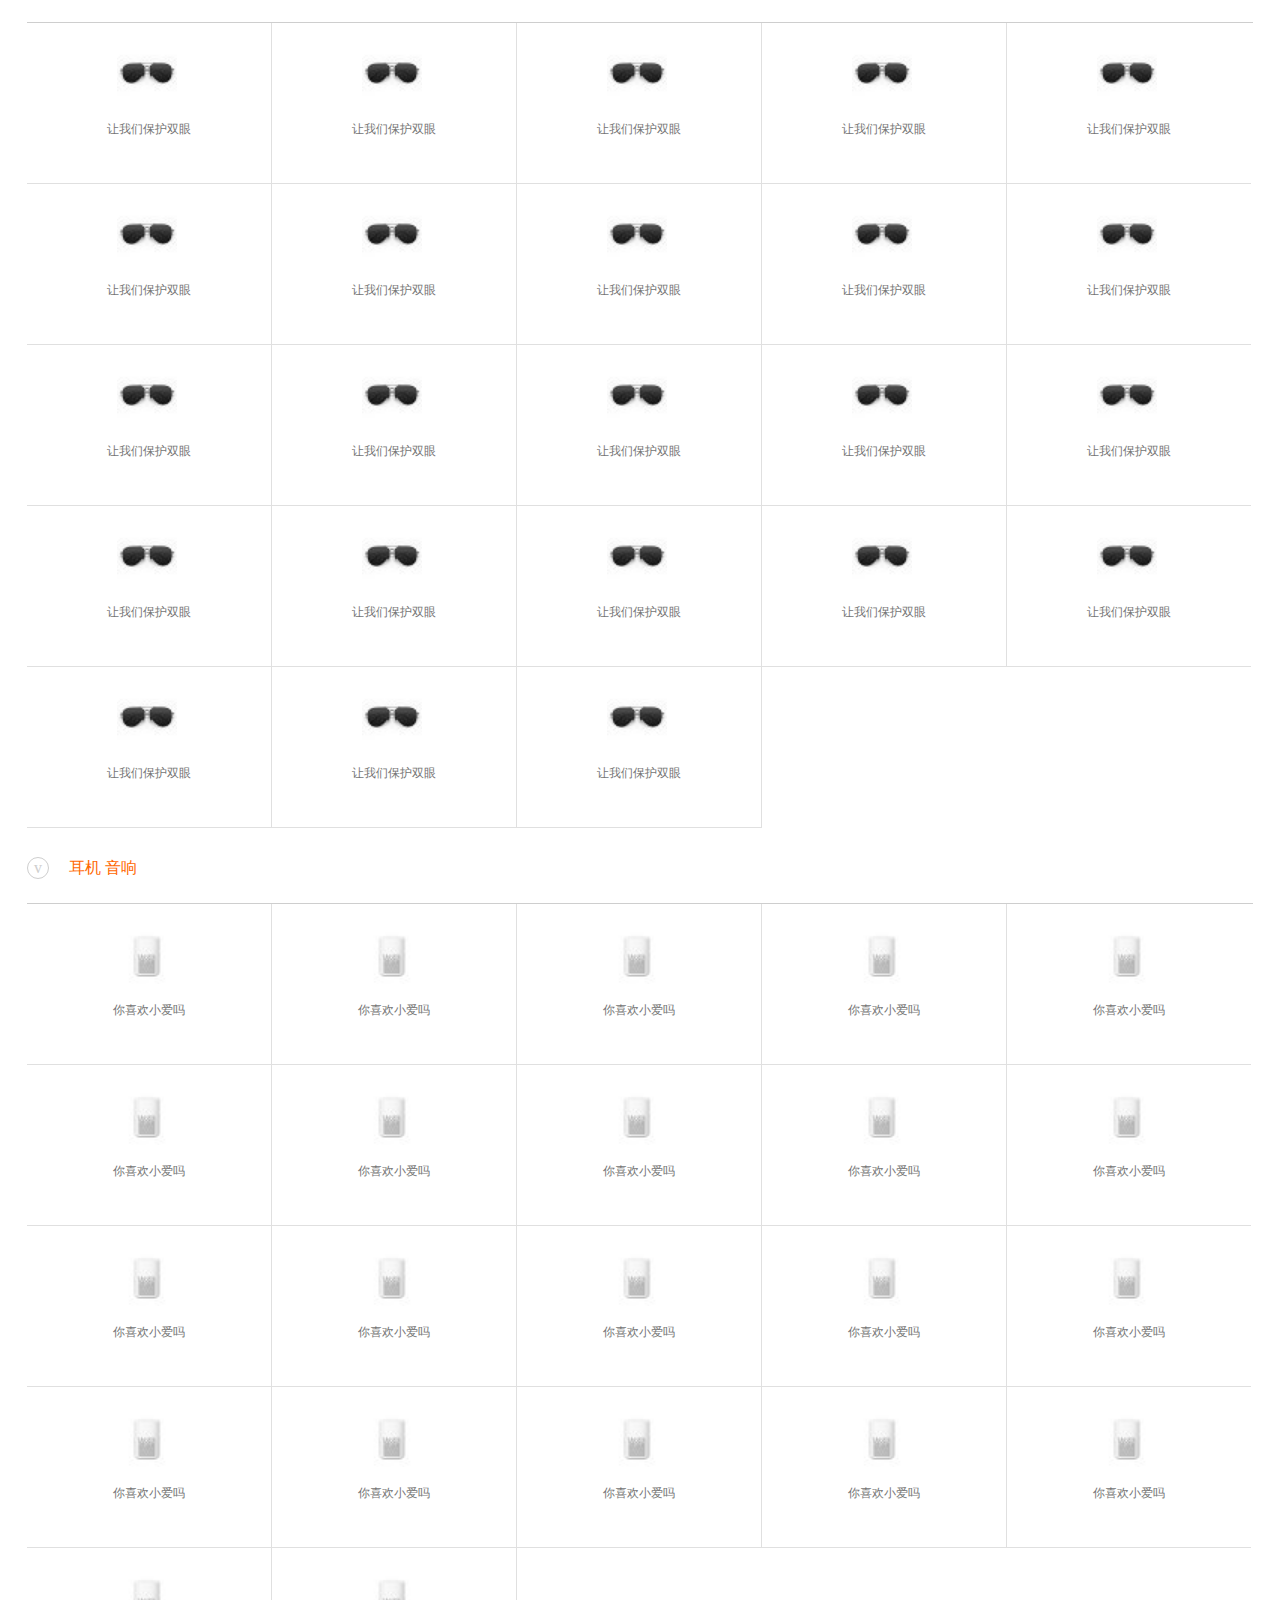
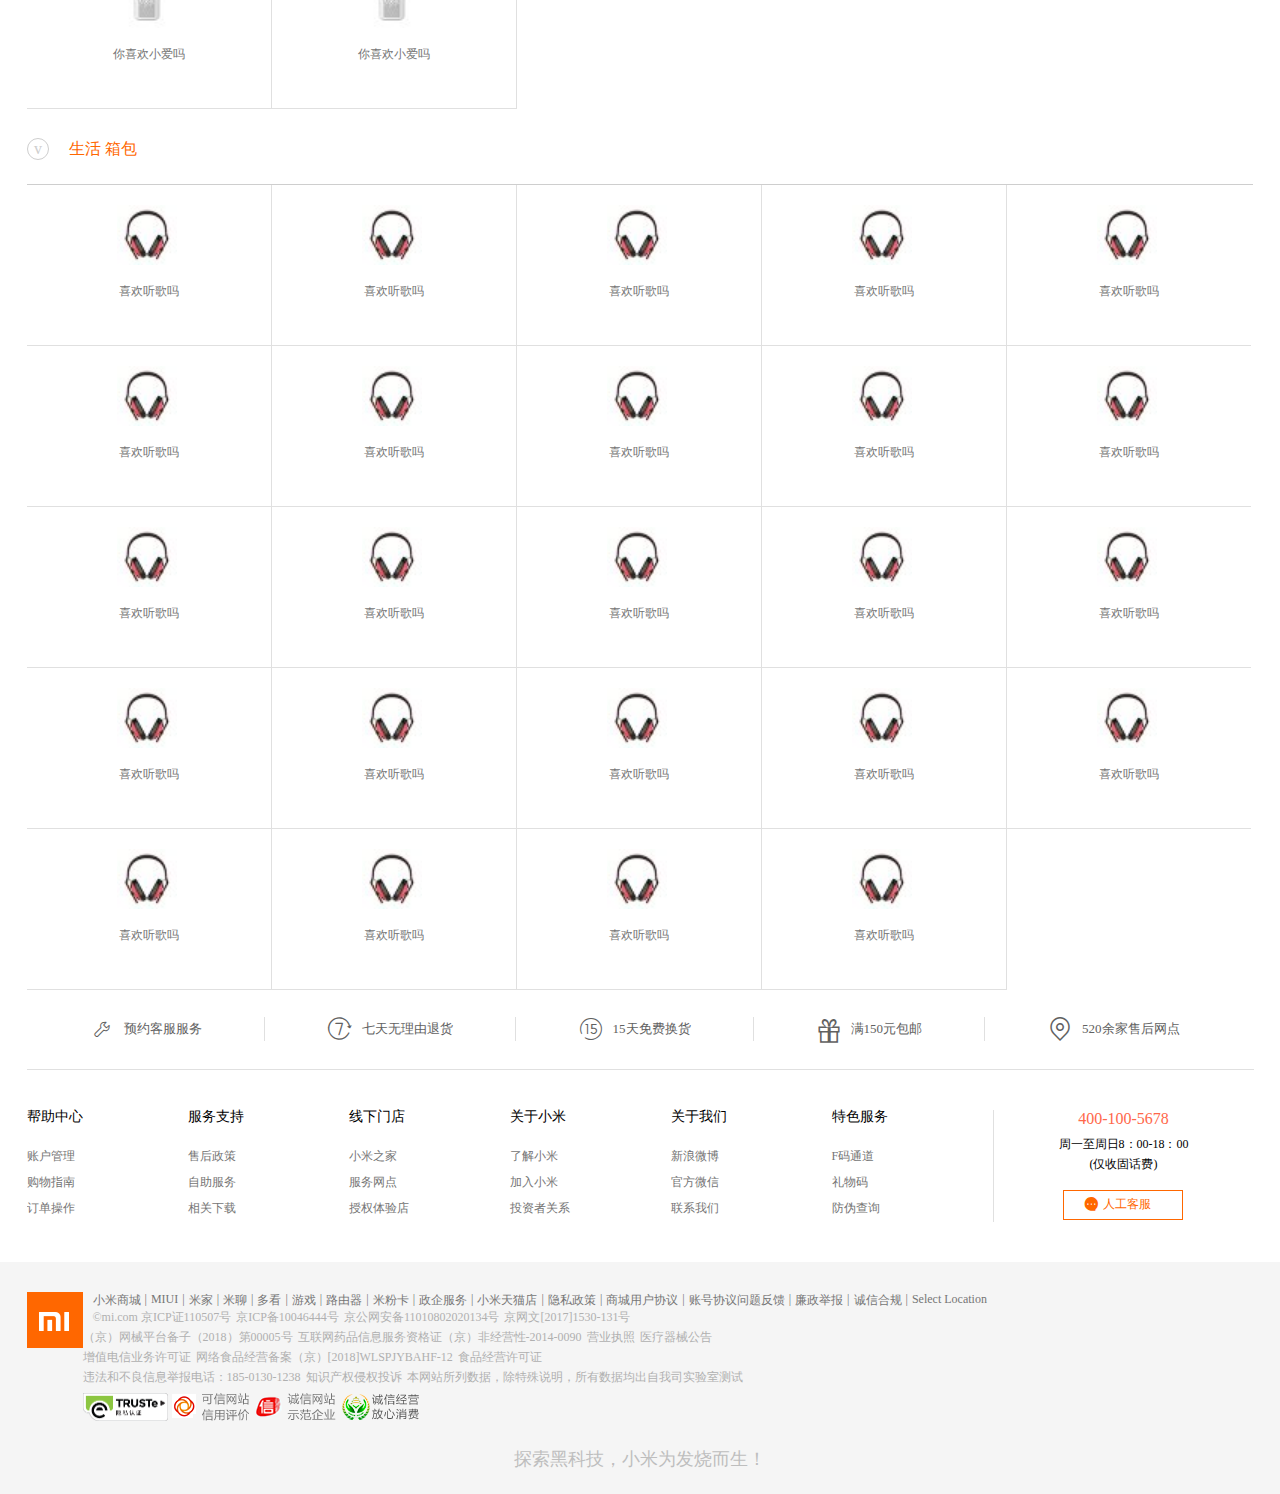
<file: list.html>
<!DOCTYPE html>
<html>
	<head>
		<meta charset="utf-8">
		<title>商品列表页</title>
		<link rel="stylesheet" type="text/css" href="css/list.css" />
		<link rel="stylesheet" type="text/css" href="css/iconfont/iconfont.css" />
		<script src="js/jquery-1.10.js" type="text/javascript" charset="utf-8"></script>
		<script src="js/list.js" type="text/javascript" charset="utf-8"></script>
	</head>
	<body>
		<div class="topbar">
			<div class="Coninter">
				<div style="float: left;">
					<a href="#">小米商城</a><span class="span">|</span>
					<a href="#">MIUI</a><span class="span">|</span>
					<a href="#">loT</a><span class="span">|</span>
					<a href="#">云服务</a><span class="span">|</span>
					<a href="#">金融</a><span class="span">|</span>
					<a href="#">有品</a><span class="span">|</span>
					<a href="#">小爱开放平台</a><span class="span">|</span>
					<a href="#">企业团购</a><span class="span">|</span>
					<a href="#">资质证照</a><span class="span">|</span>
					<a href="#">协议规则</a><span class="span">|</span>
					<a href="#" class="hover">下载app
						<span class="appcode">
							<i class="sanjiao"></i>
							<img src="img/download.png">
							小米商城APP
						</span>
					</a>
					<span class="span">|</span>

					<a href="#">Select Location</a>
				</div>
				<div style="float: right;">
					<a href="#">登录</a><span class="span">|</span>
					<a href="#" class="regist">注册</a><span class="span">|</span>
					<a href="#">消息通知</a><span class="span"></span>
					<div class="shopcart">
						<span class="iconfont icon-gouwuchekong"></span>
						<span>购物车(0)</span>
						<div class="cart">购物车空空如也，快去购物吧！</div>
					</div>
				</div>
				<div class="clearBoth"></div>
			</div>
		</div>
		<!-- topbar end -->
		<!-- nav start -->
		<div class="nav">
			<div class="nav_nav">
				<div class="nav_log">
					<a class="" href="//www.mi.com/index.html" title="小米官网"></a>
				</div>
				<!--nav_logo -->
				<div class="nav_mid">
					<ul>
						<li><a href="#">小米手机</a></li>
						<li><a href="#">Redmi红米</a></li>
						<li><a href="#">电视</a></li>
						<li><a href="#">笔记本</a></li>
						<li><a href="#">家电</a></li>
						<li><a href="#">路由器</a></li>
						<li><a href="#">智能硬件</a></li>
						<li><a href="#">服务</a></li>
						<li><a href="#">社区</a></li>
					</ul>
				</div>
				<!-- search start -->
				<div class="nav_search" style="float: right;">
					<label>
						<input type="text" name="" id="" value="" class="nav_search-one" />
						<a class="mi-phone">小米9</a>
						<a class="mi-phone1">小米9SE</a>
					</label>
					<div class="active">
						<span class="iconfont icon-41" id="icon1"></span>
					</div>
					<div class="nav_search_pull">
						<ul>
							<li><a href="#">小米9</a></li>
							<li><a href="#">Redmi K20 pro</a></li>
							<li><a href="#">Redmi K20</a></li>
							<li><a href="#">Redmi Note 7 Pro</a></li>
							<li><a href="#">Redmi note 7</a></li>
							<li><a href="#">小米电视4c</a></li>
							<li><a href="#">电视32英寸</a></li>
							<li><a href="#">笔记本pro</a></li>
							<li><a href="#">小爱音箱</a></li>
							<li><a href="#">净水器</a></li>
						</ul>
					</div>
				</div>
				<!-- search end -->
			</div>
		</div>
		<!--  index_head-->
		<div class="index_head">
			<div class="index_title">
				<a>首页</a><p>></p><a>所有分类</a>
			</div>
		</div>
		<div class="trade_display">
			<div class="trade_show">
				<div class="phone_card">
					<span class="v1">v</span>
					<p>手机&nbsp;电话卡</p>
				</div>
				<div class="card_list">
					<ul></ul>	
				</div>
				<div class="tv_card">
					<span class="v2">v</span>
					<p>电视&nbsp;盒子</p>
				</div>
				<div class="tv_list">
					<ul></ul>	
				</div>
				<div class="note_card">
					<span class="v3">v</span>
					<p>笔记本&nbsp;电脑</p>
				</div>
				<div class="note_list">
					<ul></ul>	
				</div>
				<div class="household_card">
					<span class="v4">v</span>
					<p>家庭&nbsp;插线板</p>
				</div>
				<div class="household_list">
					<ul></ul>	
				</div>
				<div class="trip_card">
					<span class="v5">v</span>
					<p>出行&nbsp;穿戴</p>
				</div>
				<div class="trip_list">
					<ul></ul>	
				</div>
				<div class="capa_card">
					<span class="v6">v</span>
					<p>智能&nbsp;路由器</p>
				</div>
				<div class="capa_list">
					<ul></ul>	
				</div>
				<div class="power_card">
					<span class="v7">v</span>
					<p>电源&nbsp;配件</p>
				</div>
				<div class="power_list">
					<ul></ul>	
				</div>
				<div class="health_card">
					<span class="v8">v</span>
					<p>健康&nbsp;儿童</p>
				</div>
				<div class="health_list">
					<ul></ul>	
				</div>
				<div class="erji_card">
					<span class="v9">v</span>
					<p>耳机&nbsp音响</p>
				</div>
				<div class="erji_list">
					<ul></ul>	
				</div>
				<div class="live_card">
					<span class="v10">v</span>
					<p>生活&nbsp;箱包</p>
				</div>
				<div class="live_list">
					<ul></ul>	
				</div>
			</div>
		</div>
		<!-- index_head -->
		<!-- footer -->
		<div class="mi_tail">
			<div class="mi_tail_head">
				<ul>
					<li>
						<a href="#">
							<span class="iconfont icon-shouhoufuwu"></span>
							<p>预约客服服务</p>
						</a>
					</li>
					<li>
						<a href="#">
							<span class="iconfont icon-tianwuliyoutuihuo"></span>
							<p>七天无理由退货</p>
						</a>
					</li>
					<li>
						<a href="#">
							<span class="iconfont icon-15tianmianfeihuanhuo24px"></span>
							<p>15天免费换货</p>
						</a>
					</li>
					<li>
						<a href="#">
							<span class="iconfont icon-baoyou"></span>
							<p>满150元包邮</p>
						</a>
					</li>
					<li>
						<a href="#">
							<span class="iconfont icon-location"></span>
							<p>520余家售后网点</p>
						</a>
					</li>
				</ul>
				<div class="clearBoth"></div>

			</div>
			<!-- 帮助中心 -->
			<div class="help_center">
				<div class="help_center_nav">
					<div class="help_center_nav_l">
						<div>
							<ul>
								<li>帮助中心</li>
								<li><a href="#">账户管理</a></li>
								<li><a href="#">购物指南</a></li>
								<li><a href="#">订单操作</a></li>
							</ul>
						</div>
						<div>
							<ul>
								<li>服务支持</li>
								<li><a href="#">售后政策</a></li>
								<li><a href="#">自助服务</a></li>
								<li><a href="#">相关下载</a></li>
							</ul>
						</div>
						<div>
							<ul>
								<li>线下门店</li>
								<li><a href="#">小米之家</a></li>
								<li><a href="#">服务网点</a></li>
								<li><a href="#">授权体验店</a></li>
							</ul>
						</div>
						<div>
							<ul>
								<li>关于小米</li>
								<li><a href="#">了解小米</a></li>
								<li><a href="#">加入小米</a></li>
								<li><a href="#">投资者关系</a></li>
							</ul>
						</div>
						<div>
							<ul>
								<li>关于我们</li>
								<li><a href="#">新浪微博</a></li>
								<li><a href="#">官方微信</a></li>
								<li><a href="#">联系我们</a></li>
							</ul>
						</div>
						<div>
							<ul>
								<li>特色服务</li>
								<li><a href="#">F码通道</a></li>
								<li><a href="#">礼物码</a></li>
								<li><a href="#">防伪查询</a></li>
							</ul>
						</div>
					</div>
					<div class="help_center_nav_r">
						<span>400-100-5678</span>
						<i>周一至周日8：00-18：00 </i>
						<em>(仅收固话费)</em>
						<div class="">
							<a href="">
								<span class="iconfont icon-xinxiduanxinsixinduihua"></span>
								<p>人工客服</p>
							</a>
						</div>
					</div>
				</div>
			</div>
		</div>
		<!-- 尾部end -->
		<!-- footer start -->
		<div class="mi_footer">
			<div class="mi_footer-top">
				<div class="mi_footer-top_img">
					<div></div>
				</div>
				<div class="mi_footer-top_r">
					<div class="mi_footer_nav">
						<ul>
							<li><a href="#">小米商城</a></li><span>|</span>
							<li><a href="#">MIUI</a></li><span>|</span>
							<li><a href="#">米家</a></li><span>|</span>
							<li><a href="#">米聊</a></li><span>|</span>
							<li><a href="#">多看</a></li><span>|</span>
							<li><a href="#">游戏</a></li><span>|</span>
							<li><a href="#">路由器</a></li><span>|</span>
							<li><a href="#">米粉卡</a></li><span>|</span>
							<li><a href="#">政企服务</a></li><span>|</span>
							<li><a href="#">小米天猫店</a></li><span>|</span>
							<li><a href="#">隐私政策</a></li><span>|</span>
							<li><a href="#">商城用户协议</a></li><span>|</span>
							<li><a href="#">账号协议问题反馈</a></li><span>|</span>
							<li><a href="#">廉政举报</a></li><span>|</span>
							<li><a href="#">诚信合规</a></li><span>|</span>
							<li><a href="#">Select Location</a></li>
						</ul>
					</div>
					<div class="mi_footer_nav_com">
						<ul>
							<li>©mi.com 京ICP证110507号</li>
							<li><a href="#">京ICP备10046444号</a></li>
							<li><a href="#">京公网安备11010802020134号</a></li>
							<li><a href="#">京网文[2017]1530-131号</a></li>
						</ul>
					</div>
					<div class="mi_footer_nav_con">
						<ul>
							<li><a href="#">（京）网械平台备子（2018）第00005号
								</a></li>
							<li><a href="#">互联网药品信息服务资格证（京）非经营性-2014-0090
								</a></li>
							<li><a href="#">营业执照</a></li>
							<li><a href="#">医疗器械公告</a></li>
						</ul>
					</div>
					<div class="mi_footer_nav_coo">
						<ul>
							<li><a href="">增值电信业务许可证</a></li>
							<li>网络食品经营备案（京）[2018]WLSPJYBAHF-12</li>
							<li><a href="#">食品经营许可证</a></li>
						</ul>
					</div>
					<div class="mi_footer_nav_cop">
						<ul>
							<li>违法和不良信息举报电话：185-0130-1238</a></li>
							<li><a href="">知识产权侵权投诉</a></li>
							<li>本网站所列数据，除特殊说明，所有数据均出自我司实验室测试</li>
						</ul>
					</div>
					<div class="mi_footer_nav_coi">
						<ul>
							<li><a href="#"><img src="img/truste.png"></a></li>
							<li><a href="#"><img src="img/v-logo-1.png"></a></li>
							<li><a href=""><img src="img/v-logo-2.png"></a></li>
							<li><a href=""><img src="img/v-3.png"></a></li>
						</ul>
					</div>
				</div>
			</div>
			<div class="mi_footer-bottom">
				探索黑科技，小米为发烧而生！
			</div>
		</div>
		<!-- footer -->
	</body>
</html>
</file>
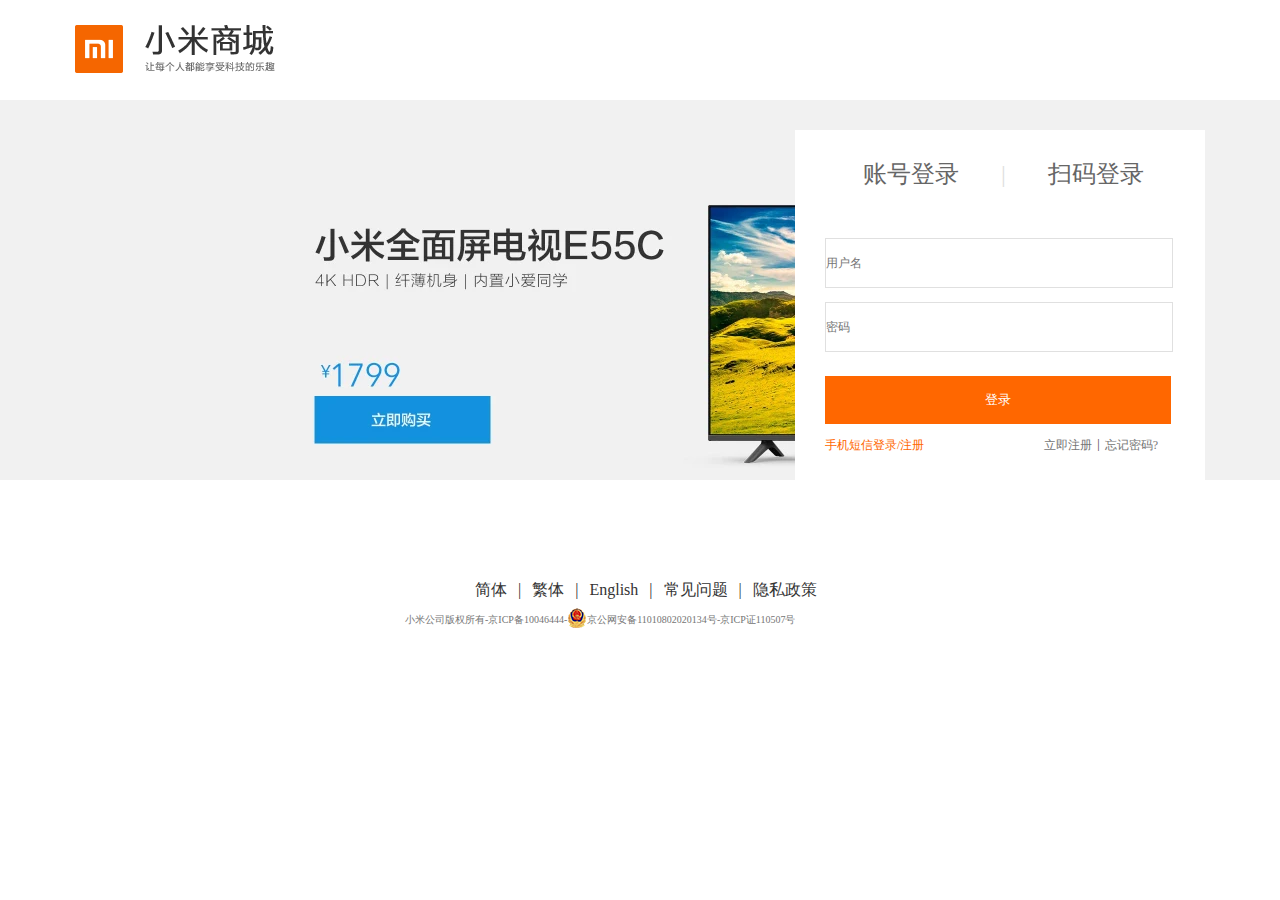
<file: login.html>
<!DOCTYPE html>
<html>
	<head>
		<meta charset="utf-8">
		<title>登录页面</title>
		<link rel="stylesheet" type="text/css" href="css/login.css"/>
		<script src="js/jquery-1.10.js" type="text/javascript" charset="utf-8"></script>
		<script src="js/login.js" type="text/javascript" charset="utf-8"></script>
	</head>
	<body>
		<div class=" login_logo">
			<div class="login_logo_img">
				<a href="#">
					<img src="img/migo.png" >
				</a>
			</div>
		</div>
		<div class="coon">
				<div class="variable">
					<div class="variable_f">
						<div class="variable_t">
							<i href="" class="acc">账号登录</i><span class="axc">|</span>
							<i href="" class="asc">扫码登录</i>
						</div>
						<div class="logon_form">
							<input class="logon_phone" type="text" name="" id="" value="" placeholder="用户名" maxlength="16"/>
							<input class="logon_pass" type="password" name="" id="" value="" placeholder="密码"/>
							<button type="button" class="logon_btn">登录</button>
							<div class="logon_message">
								<p>手机短信登录/注册</p>
								<a href="regist.html">立即注册</a>
								<span>|</span>
								<a href="http://www.baidu.com">忘记密码?</a>
							</div>
						</div>
						<div class="ewm" style="display:none;">
							<img src="img/er.png" >
						</div>
					</div>
					
				</div>
		</div>
			
		<div class="logon_footer">
			<div class="logon_footer_bottom">
				<div class="footer_list">
					<a href="#">简体</a><span>|</span>
					<a href="#">繁体</a><span>|</span>
					<a href="#">English</a><span>|</span>
					<a href="#">常见问题</a><span>|</span>
					<a href="#">隐私政策</a>
				</div>
				<div class="police_list">
					<span>小米公司版权所有-京ICP备10046444-</span>
					<a href=""><img src="img/police.png" ><p>京公网安备11010802020134号</p></a>
					<span>-京ICP证110507号</span>
				</div>
			</div>
		</div>
	</body>
</html>
</file>
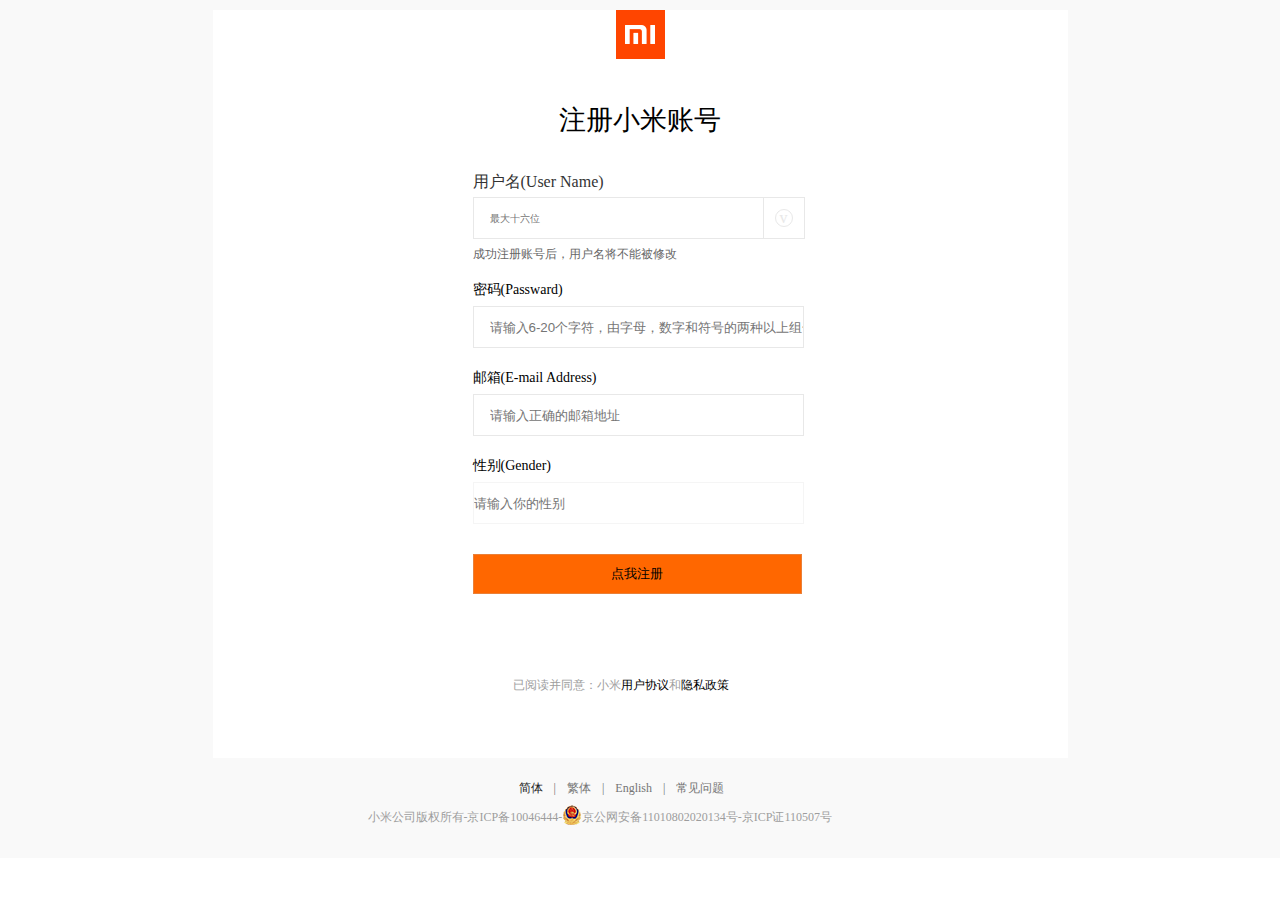
<file: regist.html>
<!DOCTYPE html>
<html>
	<head>
		<meta charset="utf-8">
		<title>小米官网注册页面</title>
		<link rel="stylesheet" type="text/css" href="css/regist.css"/>
		<script src="js/jquery-1.10.js" type="text/javascript" charset="utf-8"></script>
		<script src="js/regist.js" type="text/javascript" charset="utf-8"></script>
	</head>
	<body>
		<form action="" >
		
		<div class="register">
			<div class="register_content">
				<div class="register_content_logo"></div>
				<h1 class="register_title">注册小米账号</h1>
					
				<h4 class="regist_h4">用户名(User Name)</h4>
				<label class="regist_country "><input maxlength="16" class="regist_country_c" type="text" name="" id="" value="" / placeholder="最大十六位"><div><span>v</span></div></label>
				<div class="verify1"></div>
			
				<p class="regist_article">成功注册账号后，用户名将不能被修改</p>
				 
				<h4 class="regist_passward">密码(Passward)</h4>
				<label class="regist_pass"><input class="regist_pass_c" type="text" name="" id="" value="" placeholder="请输入6-20个字符，由字母，数字和符号的两种以上组合"/></label>
				<div class="verify2"></div>
				<h4 class="regist_email">邮箱(E-mail Address)</h4>
				<label class="regist_email_add"><input class="regist_email_c" type="text" name="" id="" value="" placeholder="请输入正确的邮箱地址"/></label>
				<div class="verify3"></div>
				<h4 class="regist_sexy">性别(Gender)</h4>
				<label class="regist_man"><input class="regist_man_c" type="text" name="" id="" placeholder="请输入你的性别"/></label>
				<div class="verify4"></div>
				
				
				<input type="button" class="regist_button" value="点我注册">
				<div class="regist_agreement">
					<p>已阅读并同意：小米</p>
					<span>用户协议</span>
					<i>和</i>
					<span>隐私政策</span>
				</div>
			</div>
		</div>
		<div class="regist_footer">
			<div class="regist_footer_type">
				<div class="fontype">简体</div><span>|</span>
				<div>繁体</div><span>|</span>
				<div>English</div><span>|</span>
				<div><a href="#">常见问题</a></div>
			</div>
			<div class="regist_system">
				<p class="regist_banquan">小米公司版权所有-京ICP备10046444-</p>
				<div><img src="img/police.png" ></div>
				<span><a href="#">京公网安备11010802020134号-</a></span>
				<i>京ICP证110507号</i>
			</div>
		</div>
		</form>
	</body>
</html>
</file>
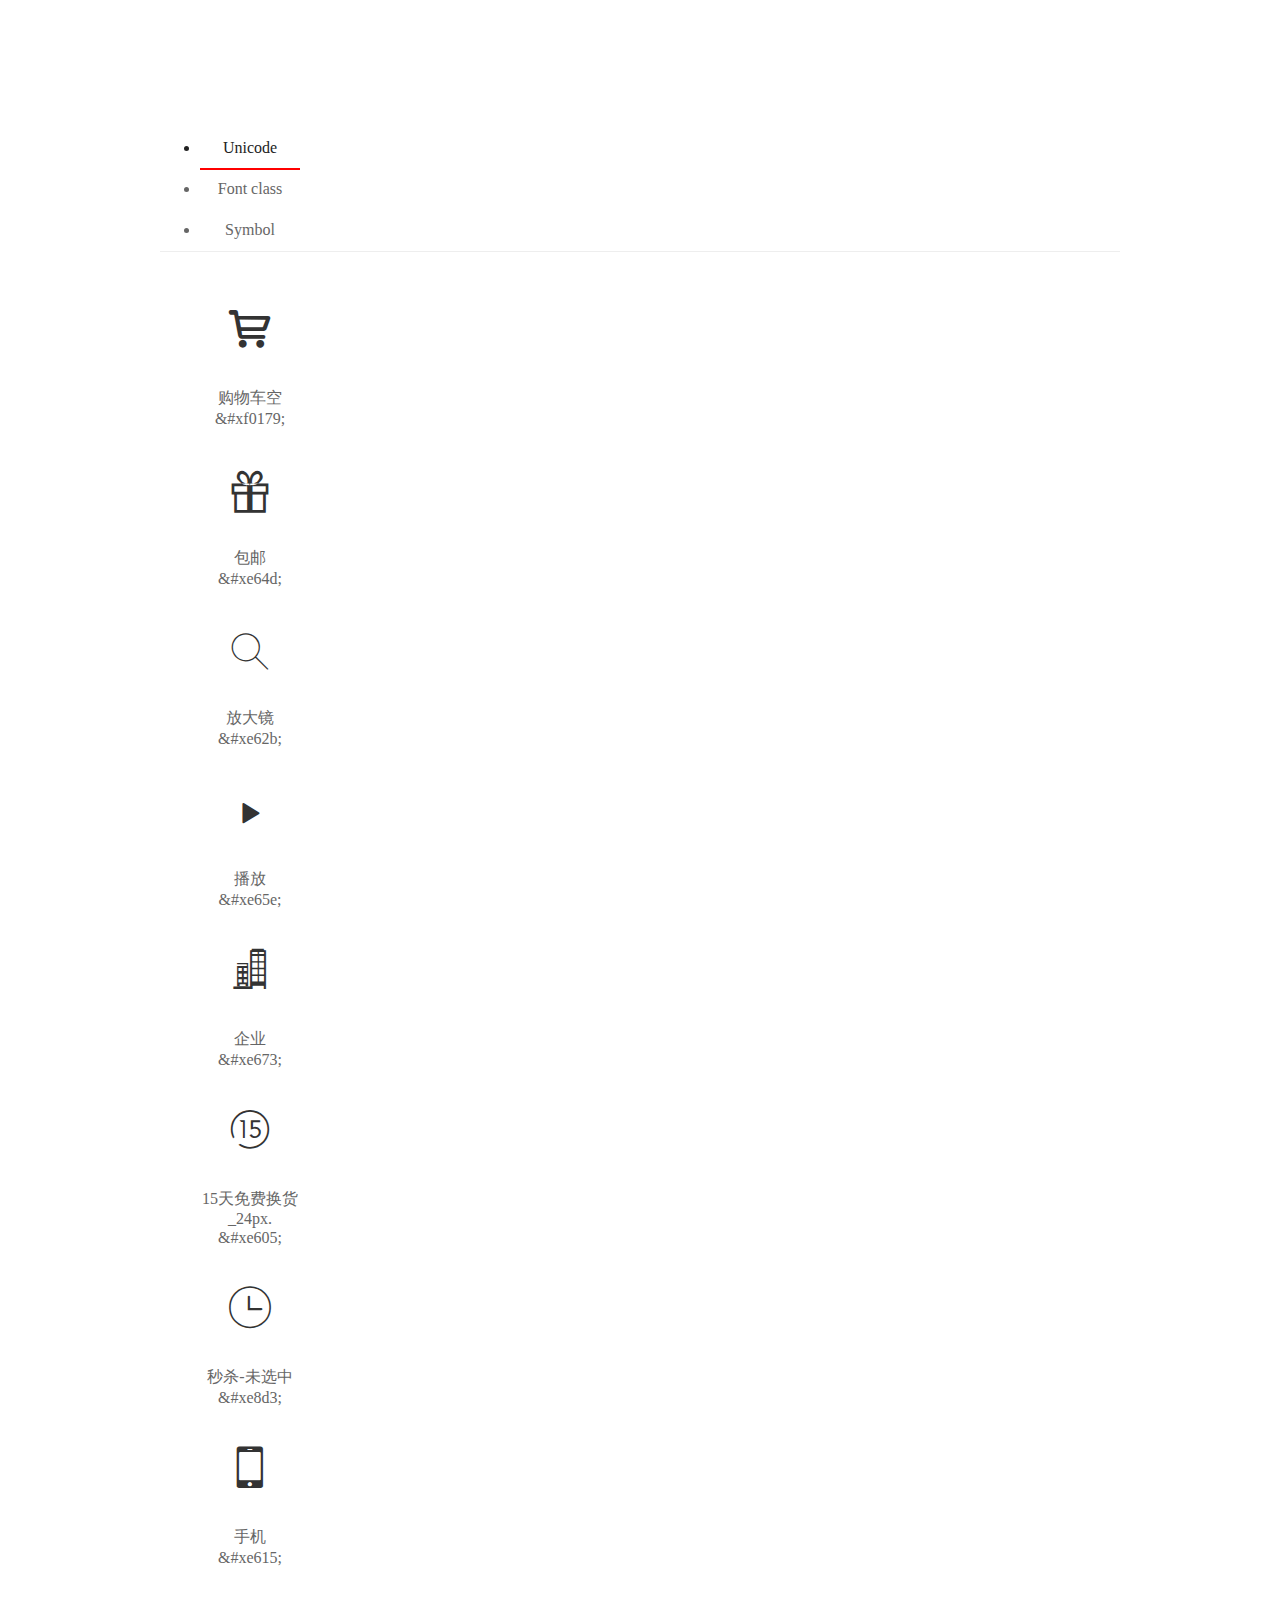
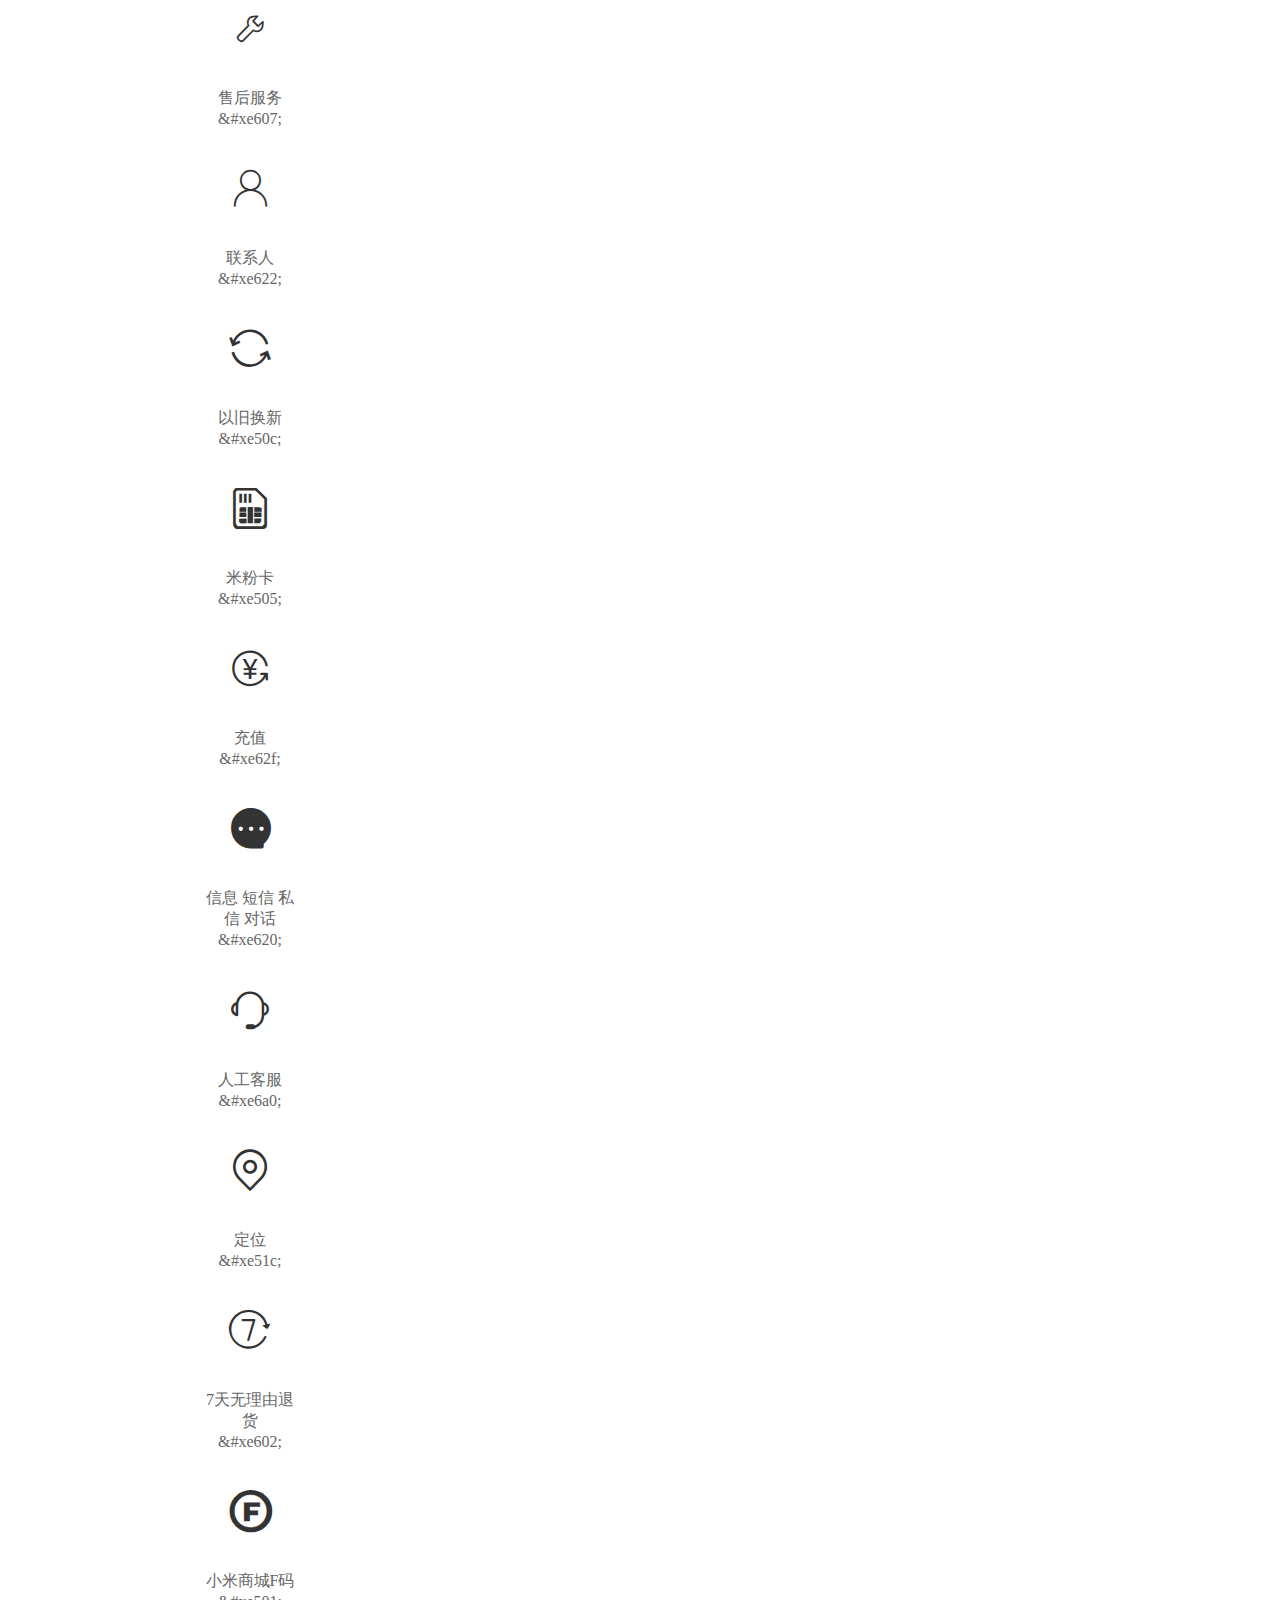
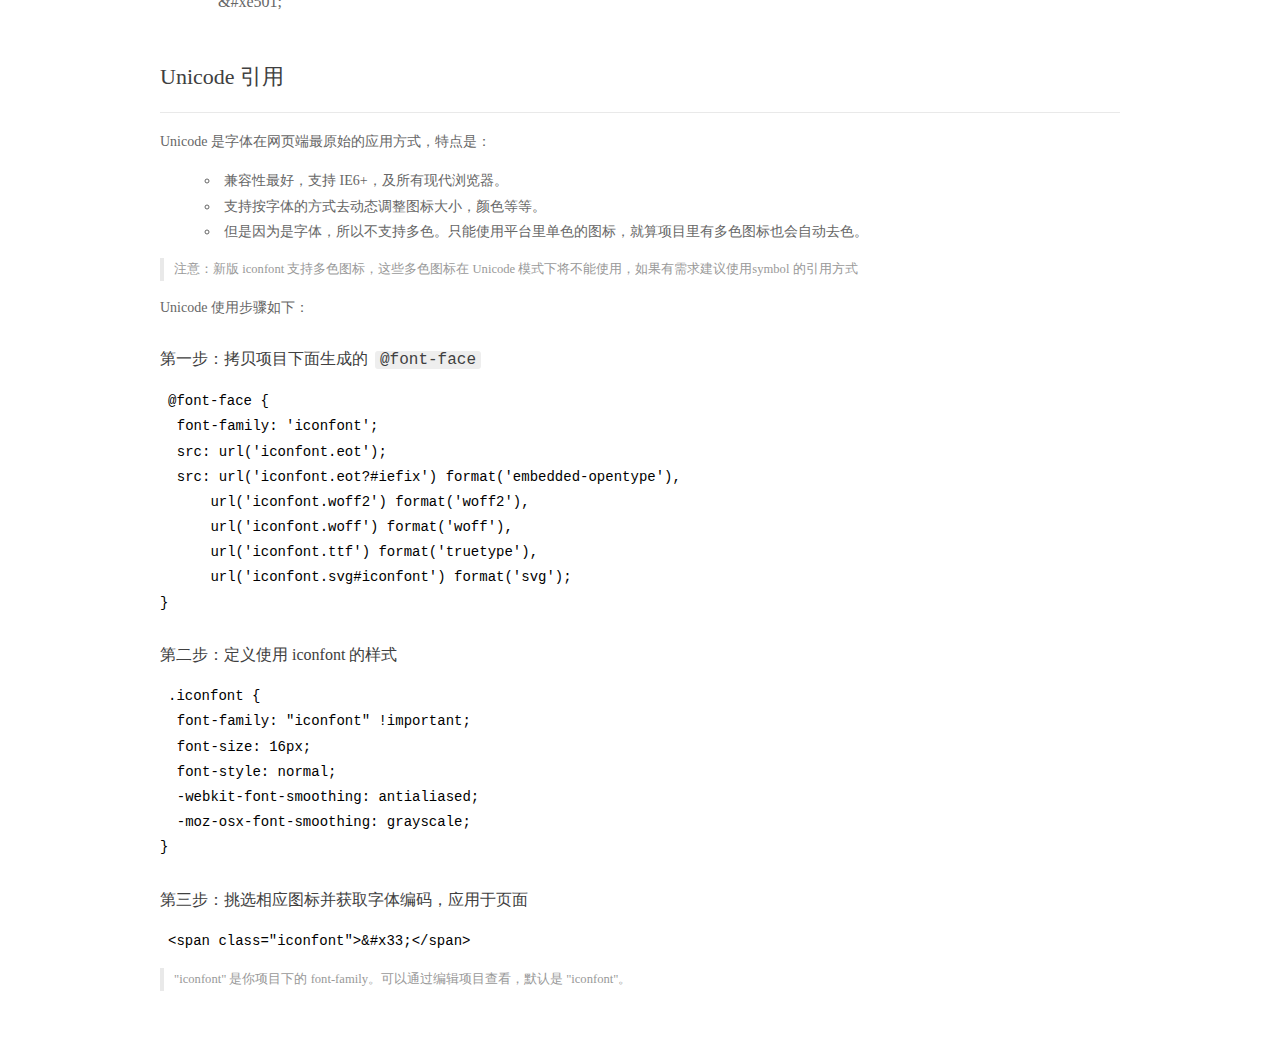
<file: css/iconfont/demo_index.html>
<!DOCTYPE html>
<html>
<head>
  <meta charset="utf-8"/>
  <title>IconFont Demo</title>
  <link rel="shortcut icon" href="https://gtms04.alicdn.com/tps/i4/TB1_oz6GVXXXXaFXpXXJDFnIXXX-64-64.ico" type="image/x-icon"/>
  <link rel="stylesheet" href="https://g.alicdn.com/thx/cube/1.3.2/cube.min.css">
  <link rel="stylesheet" href="demo.css">
  <link rel="stylesheet" href="iconfont.css">
  <script src="iconfont.js"></script>
  <!-- jQuery -->
  <script src="https://a1.alicdn.com/oss/uploads/2018/12/26/7bfddb60-08e8-11e9-9b04-53e73bb6408b.js"></script>
  <!-- 代码高亮 -->
  <script src="https://a1.alicdn.com/oss/uploads/2018/12/26/a3f714d0-08e6-11e9-8a15-ebf944d7534c.js"></script>
</head>
<body>
  <div class="main">
    <h1 class="logo"><a href="https://www.iconfont.cn/" title="iconfont 首页" target="_blank">&#xe86b;</a></h1>
    <div class="nav-tabs">
      <ul id="tabs" class="dib-box">
        <li class="dib active"><span>Unicode</span></li>
        <li class="dib"><span>Font class</span></li>
        <li class="dib"><span>Symbol</span></li>
      </ul>
      
    </div>
    <div class="tab-container">
      <div class="content unicode" style="display: block;">
          <ul class="icon_lists dib-box">
          
            <li class="dib">
              <span class="icon iconfont">&#xf0179;</span>
                <div class="name">购物车空</div>
                <div class="code-name">&amp;#xf0179;</div>
              </li>
          
            <li class="dib">
              <span class="icon iconfont">&#xe64d;</span>
                <div class="name">包邮</div>
                <div class="code-name">&amp;#xe64d;</div>
              </li>
          
            <li class="dib">
              <span class="icon iconfont">&#xe62b;</span>
                <div class="name">放大镜</div>
                <div class="code-name">&amp;#xe62b;</div>
              </li>
          
            <li class="dib">
              <span class="icon iconfont">&#xe65e;</span>
                <div class="name">播放</div>
                <div class="code-name">&amp;#xe65e;</div>
              </li>
          
            <li class="dib">
              <span class="icon iconfont">&#xe673;</span>
                <div class="name">企业</div>
                <div class="code-name">&amp;#xe673;</div>
              </li>
          
            <li class="dib">
              <span class="icon iconfont">&#xe605;</span>
                <div class="name">15天免费换货_24px.</div>
                <div class="code-name">&amp;#xe605;</div>
              </li>
          
            <li class="dib">
              <span class="icon iconfont">&#xe8d3;</span>
                <div class="name">秒杀-未选中</div>
                <div class="code-name">&amp;#xe8d3;</div>
              </li>
          
            <li class="dib">
              <span class="icon iconfont">&#xe615;</span>
                <div class="name">手机</div>
                <div class="code-name">&amp;#xe615;</div>
              </li>
          
            <li class="dib">
              <span class="icon iconfont">&#xe607;</span>
                <div class="name">售后服务</div>
                <div class="code-name">&amp;#xe607;</div>
              </li>
          
            <li class="dib">
              <span class="icon iconfont">&#xe622;</span>
                <div class="name">联系人</div>
                <div class="code-name">&amp;#xe622;</div>
              </li>
          
            <li class="dib">
              <span class="icon iconfont">&#xe50c;</span>
                <div class="name">以旧换新</div>
                <div class="code-name">&amp;#xe50c;</div>
              </li>
          
            <li class="dib">
              <span class="icon iconfont">&#xe505;</span>
                <div class="name">米粉卡</div>
                <div class="code-name">&amp;#xe505;</div>
              </li>
          
            <li class="dib">
              <span class="icon iconfont">&#xe62f;</span>
                <div class="name">充值</div>
                <div class="code-name">&amp;#xe62f;</div>
              </li>
          
            <li class="dib">
              <span class="icon iconfont">&#xe620;</span>
                <div class="name">信息 短信 私信 对话</div>
                <div class="code-name">&amp;#xe620;</div>
              </li>
          
            <li class="dib">
              <span class="icon iconfont">&#xe6a0;</span>
                <div class="name">人工客服</div>
                <div class="code-name">&amp;#xe6a0;</div>
              </li>
          
            <li class="dib">
              <span class="icon iconfont">&#xe51c;</span>
                <div class="name">定位</div>
                <div class="code-name">&amp;#xe51c;</div>
              </li>
          
            <li class="dib">
              <span class="icon iconfont">&#xe602;</span>
                <div class="name">7天无理由退货</div>
                <div class="code-name">&amp;#xe602;</div>
              </li>
          
            <li class="dib">
              <span class="icon iconfont">&#xe501;</span>
                <div class="name">小米商城F码</div>
                <div class="code-name">&amp;#xe501;</div>
              </li>
          
          </ul>
          <div class="article markdown">
          <h2 id="unicode-">Unicode 引用</h2>
          <hr>

          <p>Unicode 是字体在网页端最原始的应用方式，特点是：</p>
          <ul>
            <li>兼容性最好，支持 IE6+，及所有现代浏览器。</li>
            <li>支持按字体的方式去动态调整图标大小，颜色等等。</li>
            <li>但是因为是字体，所以不支持多色。只能使用平台里单色的图标，就算项目里有多色图标也会自动去色。</li>
          </ul>
          <blockquote>
            <p>注意：新版 iconfont 支持多色图标，这些多色图标在 Unicode 模式下将不能使用，如果有需求建议使用symbol 的引用方式</p>
          </blockquote>
          <p>Unicode 使用步骤如下：</p>
          <h3 id="-font-face">第一步：拷贝项目下面生成的 <code>@font-face</code></h3>
<pre><code class="language-css"
>@font-face {
  font-family: 'iconfont';
  src: url('iconfont.eot');
  src: url('iconfont.eot?#iefix') format('embedded-opentype'),
      url('iconfont.woff2') format('woff2'),
      url('iconfont.woff') format('woff'),
      url('iconfont.ttf') format('truetype'),
      url('iconfont.svg#iconfont') format('svg');
}
</code></pre>
          <h3 id="-iconfont-">第二步：定义使用 iconfont 的样式</h3>
<pre><code class="language-css"
>.iconfont {
  font-family: "iconfont" !important;
  font-size: 16px;
  font-style: normal;
  -webkit-font-smoothing: antialiased;
  -moz-osx-font-smoothing: grayscale;
}
</code></pre>
          <h3 id="-">第三步：挑选相应图标并获取字体编码，应用于页面</h3>
<pre>
<code class="language-html"
>&lt;span class="iconfont"&gt;&amp;#x33;&lt;/span&gt;
</code></pre>
          <blockquote>
            <p>"iconfont" 是你项目下的 font-family。可以通过编辑项目查看，默认是 "iconfont"。</p>
          </blockquote>
          </div>
      </div>
      <div class="content font-class">
        <ul class="icon_lists dib-box">
          
          <li class="dib">
            <span class="icon iconfont icon-gouwuchekong"></span>
            <div class="name">
              购物车空
            </div>
            <div class="code-name">.icon-gouwuchekong
            </div>
          </li>
          
          <li class="dib">
            <span class="icon iconfont icon-baoyou"></span>
            <div class="name">
              包邮
            </div>
            <div class="code-name">.icon-baoyou
            </div>
          </li>
          
          <li class="dib">
            <span class="icon iconfont icon-41"></span>
            <div class="name">
              放大镜
            </div>
            <div class="code-name">.icon-41
            </div>
          </li>
          
          <li class="dib">
            <span class="icon iconfont icon-play"></span>
            <div class="name">
              播放
            </div>
            <div class="code-name">.icon-play
            </div>
          </li>
          
          <li class="dib">
            <span class="icon iconfont icon-mp-company"></span>
            <div class="name">
              企业
            </div>
            <div class="code-name">.icon-mp-company
            </div>
          </li>
          
          <li class="dib">
            <span class="icon iconfont icon-15tianmianfeihuanhuo24px"></span>
            <div class="name">
              15天免费换货_24px.
            </div>
            <div class="code-name">.icon-15tianmianfeihuanhuo24px
            </div>
          </li>
          
          <li class="dib">
            <span class="icon iconfont icon-miaoshaweixuanzhong"></span>
            <div class="name">
              秒杀-未选中
            </div>
            <div class="code-name">.icon-miaoshaweixuanzhong
            </div>
          </li>
          
          <li class="dib">
            <span class="icon iconfont icon-shouji"></span>
            <div class="name">
              手机
            </div>
            <div class="code-name">.icon-shouji
            </div>
          </li>
          
          <li class="dib">
            <span class="icon iconfont icon-shouhoufuwu"></span>
            <div class="name">
              售后服务
            </div>
            <div class="code-name">.icon-shouhoufuwu
            </div>
          </li>
          
          <li class="dib">
            <span class="icon iconfont icon-lianxiren"></span>
            <div class="name">
              联系人
            </div>
            <div class="code-name">.icon-lianxiren
            </div>
          </li>
          
          <li class="dib">
            <span class="icon iconfont icon-icon-_yijiuhuanxin"></span>
            <div class="name">
              以旧换新
            </div>
            <div class="code-name">.icon-icon-_yijiuhuanxin
            </div>
          </li>
          
          <li class="dib">
            <span class="icon iconfont icon-mifenqia"></span>
            <div class="name">
              米粉卡
            </div>
            <div class="code-name">.icon-mifenqia
            </div>
          </li>
          
          <li class="dib">
            <span class="icon iconfont icon-chongzhi"></span>
            <div class="name">
              充值
            </div>
            <div class="code-name">.icon-chongzhi
            </div>
          </li>
          
          <li class="dib">
            <span class="icon iconfont icon-xinxiduanxinsixinduihua"></span>
            <div class="name">
              信息 短信 私信 对话
            </div>
            <div class="code-name">.icon-xinxiduanxinsixinduihua
            </div>
          </li>
          
          <li class="dib">
            <span class="icon iconfont icon-rengongkefu"></span>
            <div class="name">
              人工客服
            </div>
            <div class="code-name">.icon-rengongkefu
            </div>
          </li>
          
          <li class="dib">
            <span class="icon iconfont icon-location"></span>
            <div class="name">
              定位
            </div>
            <div class="code-name">.icon-location
            </div>
          </li>
          
          <li class="dib">
            <span class="icon iconfont icon-tianwuliyoutuihuo"></span>
            <div class="name">
              7天无理由退货
            </div>
            <div class="code-name">.icon-tianwuliyoutuihuo
            </div>
          </li>
          
          <li class="dib">
            <span class="icon iconfont icon-xiaomishangchengFma"></span>
            <div class="name">
              小米商城F码
            </div>
            <div class="code-name">.icon-xiaomishangchengFma
            </div>
          </li>
          
        </ul>
        <div class="article markdown">
        <h2 id="font-class-">font-class 引用</h2>
        <hr>

        <p>font-class 是 Unicode 使用方式的一种变种，主要是解决 Unicode 书写不直观，语意不明确的问题。</p>
        <p>与 Unicode 使用方式相比，具有如下特点：</p>
        <ul>
          <li>兼容性良好，支持 IE8+，及所有现代浏览器。</li>
          <li>相比于 Unicode 语意明确，书写更直观。可以很容易分辨这个 icon 是什么。</li>
          <li>因为使用 class 来定义图标，所以当要替换图标时，只需要修改 class 里面的 Unicode 引用。</li>
          <li>不过因为本质上还是使用的字体，所以多色图标还是不支持的。</li>
        </ul>
        <p>使用步骤如下：</p>
        <h3 id="-fontclass-">第一步：引入项目下面生成的 fontclass 代码：</h3>
<pre><code class="language-html">&lt;link rel="stylesheet" href="./iconfont.css"&gt;
</code></pre>
        <h3 id="-">第二步：挑选相应图标并获取类名，应用于页面：</h3>
<pre><code class="language-html">&lt;span class="iconfont icon-xxx"&gt;&lt;/span&gt;
</code></pre>
        <blockquote>
          <p>"
            iconfont" 是你项目下的 font-family。可以通过编辑项目查看，默认是 "iconfont"。</p>
        </blockquote>
      </div>
      </div>
      <div class="content symbol">
          <ul class="icon_lists dib-box">
          
            <li class="dib">
                <svg class="icon svg-icon" aria-hidden="true">
                  <use xlink:href="#icon-gouwuchekong"></use>
                </svg>
                <div class="name">购物车空</div>
                <div class="code-name">#icon-gouwuchekong</div>
            </li>
          
            <li class="dib">
                <svg class="icon svg-icon" aria-hidden="true">
                  <use xlink:href="#icon-baoyou"></use>
                </svg>
                <div class="name">包邮</div>
                <div class="code-name">#icon-baoyou</div>
            </li>
          
            <li class="dib">
                <svg class="icon svg-icon" aria-hidden="true">
                  <use xlink:href="#icon-41"></use>
                </svg>
                <div class="name">放大镜</div>
                <div class="code-name">#icon-41</div>
            </li>
          
            <li class="dib">
                <svg class="icon svg-icon" aria-hidden="true">
                  <use xlink:href="#icon-play"></use>
                </svg>
                <div class="name">播放</div>
                <div class="code-name">#icon-play</div>
            </li>
          
            <li class="dib">
                <svg class="icon svg-icon" aria-hidden="true">
                  <use xlink:href="#icon-mp-company"></use>
                </svg>
                <div class="name">企业</div>
                <div class="code-name">#icon-mp-company</div>
            </li>
          
            <li class="dib">
                <svg class="icon svg-icon" aria-hidden="true">
                  <use xlink:href="#icon-15tianmianfeihuanhuo24px"></use>
                </svg>
                <div class="name">15天免费换货_24px.</div>
                <div class="code-name">#icon-15tianmianfeihuanhuo24px</div>
            </li>
          
            <li class="dib">
                <svg class="icon svg-icon" aria-hidden="true">
                  <use xlink:href="#icon-miaoshaweixuanzhong"></use>
                </svg>
                <div class="name">秒杀-未选中</div>
                <div class="code-name">#icon-miaoshaweixuanzhong</div>
            </li>
          
            <li class="dib">
                <svg class="icon svg-icon" aria-hidden="true">
                  <use xlink:href="#icon-shouji"></use>
                </svg>
                <div class="name">手机</div>
                <div class="code-name">#icon-shouji</div>
            </li>
          
            <li class="dib">
                <svg class="icon svg-icon" aria-hidden="true">
                  <use xlink:href="#icon-shouhoufuwu"></use>
                </svg>
                <div class="name">售后服务</div>
                <div class="code-name">#icon-shouhoufuwu</div>
            </li>
          
            <li class="dib">
                <svg class="icon svg-icon" aria-hidden="true">
                  <use xlink:href="#icon-lianxiren"></use>
                </svg>
                <div class="name">联系人</div>
                <div class="code-name">#icon-lianxiren</div>
            </li>
          
            <li class="dib">
                <svg class="icon svg-icon" aria-hidden="true">
                  <use xlink:href="#icon-icon-_yijiuhuanxin"></use>
                </svg>
                <div class="name">以旧换新</div>
                <div class="code-name">#icon-icon-_yijiuhuanxin</div>
            </li>
          
            <li class="dib">
                <svg class="icon svg-icon" aria-hidden="true">
                  <use xlink:href="#icon-mifenqia"></use>
                </svg>
                <div class="name">米粉卡</div>
                <div class="code-name">#icon-mifenqia</div>
            </li>
          
            <li class="dib">
                <svg class="icon svg-icon" aria-hidden="true">
                  <use xlink:href="#icon-chongzhi"></use>
                </svg>
                <div class="name">充值</div>
                <div class="code-name">#icon-chongzhi</div>
            </li>
          
            <li class="dib">
                <svg class="icon svg-icon" aria-hidden="true">
                  <use xlink:href="#icon-xinxiduanxinsixinduihua"></use>
                </svg>
                <div class="name">信息 短信 私信 对话</div>
                <div class="code-name">#icon-xinxiduanxinsixinduihua</div>
            </li>
          
            <li class="dib">
                <svg class="icon svg-icon" aria-hidden="true">
                  <use xlink:href="#icon-rengongkefu"></use>
                </svg>
                <div class="name">人工客服</div>
                <div class="code-name">#icon-rengongkefu</div>
            </li>
          
            <li class="dib">
                <svg class="icon svg-icon" aria-hidden="true">
                  <use xlink:href="#icon-location"></use>
                </svg>
                <div class="name">定位</div>
                <div class="code-name">#icon-location</div>
            </li>
          
            <li class="dib">
                <svg class="icon svg-icon" aria-hidden="true">
                  <use xlink:href="#icon-tianwuliyoutuihuo"></use>
                </svg>
                <div class="name">7天无理由退货</div>
                <div class="code-name">#icon-tianwuliyoutuihuo</div>
            </li>
          
            <li class="dib">
                <svg class="icon svg-icon" aria-hidden="true">
                  <use xlink:href="#icon-xiaomishangchengFma"></use>
                </svg>
                <div class="name">小米商城F码</div>
                <div class="code-name">#icon-xiaomishangchengFma</div>
            </li>
          
          </ul>
          <div class="article markdown">
          <h2 id="symbol-">Symbol 引用</h2>
          <hr>

          <p>这是一种全新的使用方式，应该说这才是未来的主流，也是平台目前推荐的用法。相关介绍可以参考这篇<a href="">文章</a>
            这种用法其实是做了一个 SVG 的集合，与另外两种相比具有如下特点：</p>
          <ul>
            <li>支持多色图标了，不再受单色限制。</li>
            <li>通过一些技巧，支持像字体那样，通过 <code>font-size</code>, <code>color</code> 来调整样式。</li>
            <li>兼容性较差，支持 IE9+，及现代浏览器。</li>
            <li>浏览器渲染 SVG 的性能一般，还不如 png。</li>
          </ul>
          <p>使用步骤如下：</p>
          <h3 id="-symbol-">第一步：引入项目下面生成的 symbol 代码：</h3>
<pre><code class="language-html">&lt;script src="./iconfont.js"&gt;&lt;/script&gt;
</code></pre>
          <h3 id="-css-">第二步：加入通用 CSS 代码（引入一次就行）：</h3>
<pre><code class="language-html">&lt;style&gt;
.icon {
  width: 1em;
  height: 1em;
  vertical-align: -0.15em;
  fill: currentColor;
  overflow: hidden;
}
&lt;/style&gt;
</code></pre>
          <h3 id="-">第三步：挑选相应图标并获取类名，应用于页面：</h3>
<pre><code class="language-html">&lt;svg class="icon" aria-hidden="true"&gt;
  &lt;use xlink:href="#icon-xxx"&gt;&lt;/use&gt;
&lt;/svg&gt;
</code></pre>
          </div>
      </div>

    </div>
  </div>
  <script>
  $(document).ready(function () {
      $('.tab-container .content:first').show()

      $('#tabs li').click(function (e) {
        var tabContent = $('.tab-container .content')
        var index = $(this).index()

        if ($(this).hasClass('active')) {
          return
        } else {
          $('#tabs li').removeClass('active')
          $(this).addClass('active')

          tabContent.hide().eq(index).fadeIn()
        }
      })
    })
  </script>
</body>
</html>
</file>
<file: css/cart.css>
body,ul,li,a,span,i,em,p,h1,h2,h3,h4,h5,input{
	margin: 0;
	padding: 0;
}

a{
	text-decoration: none;
	color: #333333;
}
li{
	list-style: none;
}
.my_cart{
	width: 100%;
	height: 100px;
	border-bottom: 2px solid #ff6700;
}
.my_cart_c{
	width: 1226px;
	height: 100px;
	margin: 0 auto;
}
.my_cart_c>div:first-child{
	width: 49px;
	height: 49px;
	background: orangered;
	background-image: url(../img/mi-logo.png);
	cursor: pointer;
	float: left;
	margin-top: 25px;
}
.my_cart_c>div:first-child:hover{
	background-image:url(../img/mi-home.png) ;
}
.my_cart_c>h1{
	width: 140px;
	height: 100px;
	font-size: 28px;
	color: #000000;
	font-weight: 500;
	float: left;
	line-height:100px;
	margin-left: 45px;
}
.my_cart_c>p{
	height: 12px;
	font-size: 12px;
	color:  #757575;
	padding-top:44px ;
	float: left;
	margin-left: 16px;
}
.my_cart_login{
	width: 80px;
	height: 56px;
	float: right;
	padding-top: 44px;
	padding-left: 120px;
}
.my_cart_login a{
	color: #757575;
}
.my_cart_login>span{
	color: #e5e0e5;
}
/* head end */
.cart_content{
	width: 100%;
	min-height: 805px;
	background: #f5f5f5;
}
.cart_content_top{
	width: 1226px;
	min-height: 805px;
	margin: 0 auto;
	overflow: hidden;
}
.cart_title{
	width: 1226px;
	height: 50px;
	background: white;
	border-bottom: 1px solid #e0e0e0;
	margin-top: 40px;
	padding-top: 20px;
}
.cart_checked{
	width: 70px;
	display: block;
	float: left;
	margin-left: 24px;
}
.cart_checked .checkedAll{
	display: inline-block;
	width: 20px;
	height: 20px;
	background: orangered;
	lighting-color: 20px;
	text-align: center;
	color: #F5F5F5;
	margin-right: 14px;
	cursor: pointer;
}
.cart_title p{
	float: left;
	font-size: 12px;
	padding-top: 3px;
}
.cart_title>span{
	float: left;
	font-size: 12px;
	padding-top: 3px;
}
.cart_title p:nth-of-type(1){
	margin-left: 145px;
}
.cart_title p:nth-of-type(2){
	margin-left: 380px;
}
.cart_title p:nth-of-type(3){
	margin-left: 135px;
}
.cart_title p:nth-of-type(4){
	margin-left: 150px;
}
.cart_title>span{
	margin-left: 110px;
}
.cart_display{
	width: 1226px;
	min-height: 734px;
}
.cart_display ul li{
	width: 1226px;
	height: 115px;
	background: white;
	margin-bottom: 10px;
	color: white;
}
.cart_display li i{
	display: block;
	width: 20px;
	height: 20px;
	background: orangered;
	float: left;
	margin-top: 47px ;
	margin-left:24px;
	line-height: 20px;
	text-align: center;
	cursor: pointer;
}
.cart_display li>img{
	width: 40px;
	height: 40px;
	float: left;
	margin-left:80px ;
	margin-top: 35px;
}
.cart_display li>p{
	float: left;
	width: 245px;
	font-size: 16px;
	color: #424242;
	margin-top: 45px;
	margin-left: 65px;
}
.cart_display li>span:nth-of-type(1){
	float: left;
	font-size: 12px;
	color: #333333;
	margin-left: 205px;
	margin-top: 45px;
}
.jiajian{
	display: block;
	width: 148px;
	height: 38px;
	border: 1px solid #E0E0E0;
	float: left;
	margin-top: 30px;
	margin-left: 70px;
}
.jiajian span:nth-of-type(1){
	width: 40px;
	height: 38px;
	float: left;
	line-height: 38px;
	text-align: center;
	cursor: pointer;
}
.jiajian span:nth-of-type(2){
	width: 40px;
	height: 38px;
	float: right;
	line-height: 38px;
	text-align: center;
	cursor: pointer;
}
.jiajian>span:hover{
	background: #E0E0E0;
}
.jiajian input{
	width: 38px;
	height: 38px;
	display: block;
	float: left;
	border: 0;
	outline: none;
	padding: 0;
	color: #333333;
	padding-left:30px ;
}
.single_price{
	float: left;
	font-size: 12px;
	margin-left:70px ;
	margin-top: 45px;
	color: #ff6700;
}
.cart_display ul li>strong{
	display: block;
	font-size: 16px;
	float: left;
	margin-top: 45px;
	margin-left:105px ;
	color: black;
	font-weight: 300;
	cursor: pointer;
}
.display_footer{
	width: 1226px;
	height: 50px;
	background: white;
	margin-top: 20px;
}
.display_footer a:first-child{
	float: left;
	margin-left: 32px;
	margin-top: 19px;
	font-size: 12px;
	color: #333333;
}
.display_footer span:nth-of-type(1){
	float: left;
	color: #E0E0E0;
	margin: 14px 21px 0;
}
.display_footer>p{
	float: left;
	font-size: 12px;
	color: #ff7fa5;
	margin-top: 20px;
	margin-left: 720px;
}
.display_footer span:nth-of-type(2){
	display: block;
	float: left;
	font-size: 22px;
	color:#ff7fa5 ;
	
	margin: 13px 5px 0px;
}
.display_footer>i{
	float: left;
	font-style: normal;
	margin-top: 22px;
	font-size: 12px;
	color: #ff7af5;
}
.display_footer a:last-child{
	display: block;
	width: 200px;
	height: 50px;
	background: #ff6700;
	color: white;
	float: right;
	line-height: 50px;
	text-align: center;
}

.mi_tail{
	width: 100%;
	background: transparent;
}
.mi_tail_head{
	width: 1227px;
	height: 52px;
	border-bottom: 1px solid #e0e0e0;
	margin: 0 auto;
	padding-top: 27px;
}
.mi_tail_head ul{
	width: 1227px;
	height: 25px;
}
.mi_tail_head li{
	float: left;
	padding: 0 63px;
	background: url(../img/li.png) right center no-repeat;
	font-size: 13px;
	color: #616161;
}
.mi_tail_head li span{
	display: block;
	float: left;
	font-size: 24px;
	color: #616161;
	line-height: 24px;
	text-align: center;
	margin-right: 10px;
}
.mi_tail_head li p{
	float: left;
	line-height: 24px;
}
.mi_tail_head li:last-child{
	background: none;
}
.mi_tail_head li a{
	color: #616161;
}
.help_center{
	width: 1227px;
	height: 192px;
	margin: 0 auto;	
	overflow: hidden;
}
.help_center_nav{
	width: 1227px;
	height: 112px;
	margin-top: 40px;
}
.help_center_nav_l{
	width: 966px;
	height: 112px;
	border-right: 1px solid #e0e0e0;
	float: left;
}
.help_center_nav_l div ul{
	width:161px ;
	height: 112px;
	float: left;
	font-size: 14px;
}
.help_center_nav_l ul a{
	color: #757575;
	font-size: 12px;
}
.help_center_nav_l ul li:first-child{
	line-height: 14px;
	margin-bottom: 24px;
}
.help_center_nav_l ul li:nth-of-type(2){
	margin:9px 0px;
}
.help_center_nav_l ul li:nth-of-type(3){
	margin: 9px 0px;
}
.help_center_nav_l ul li:nth-of-type(2):hover a{
	color: orangered;
}
.help_center_nav_l ul li:nth-of-type(3):hover a{
	color: orangered;
}
.help_center_nav_l ul li:nth-of-type(4):hover a{
	color: orangered;
}
.help_center_nav_r{
	width: 260px;
	height: 112px;
	float: left;
}
.help_center_nav_r i,em{
	display: block;
	font-style: normal;
}
.help_center_nav_r>span{
	height: 16px;
	font-size: 16px;
	text-align: center;
	color: #ff674a;
}
.help_center_nav_r>i{
	height: 12px;
	font-size: 12px;
	line-height: 12px;
	text-align: center;
	margin-top: 12px;
}
.help_center_nav_r>em{
	height: 12px;
	font-size: 12px;
	line-height: 12px;
	text-align: center;
	margin-top: 8px;
}
.help_center_nav_r>div{
	width: 118px;
	height: 28px;
	border: 1px solid #ff6700;
	margin-left: 69px;
	margin-top: 20px;
}
.help_center_nav_r>div span{
	font-size: 14px;
	float: left;
	color:#ff6700 ;
	margin-top: 6px;
	margin-left: 20px;
}
.help_center_nav_r>div p{
	float: left;
	font-size: 12px;
	color:#ff6700;
	margin-top: 5px;
	margin-left: 5px;
}
.help_center_nav_r>div:hover{
	background: #ff6700;
}
.help_center_nav_r>div:hover span{
	color: white;
}
.help_center_nav_r>div:hover p{
	color: white;
}
.mi_footer{
	width: 100%;
	height: 232px;
	background: #F5F5F5;
	overflow: hidden;
}
.mi_footer-top{
	width: 1227px;
	height: 128px;
	margin: 0 auto;
	margin-top:30px ;
}
.mi_footer-top_img{
	width: 56px;
	height: 128px;
	float: left;
}
.mi_footer-top_img div{
	width: 56px;
	height: 56px;
	background: #FF6700;
	background-image: url(../img/mi-logo.png);
	background-position: 3px 5px;
}
.mi_footer-top_r{
	width: 1171px;
	height: 128px;
	float: left;
}
.mi_footer_nav ul a{
	color: #757575;
} 
.mi_footer_nav ul{
	width:1171px;
	height: 13px;
	color: #757575;
	font-size: 12px;
}
.mi_footer_nav li{
	float: left;
	font-size: 12px;
}
.mi_footer_nav span{
	display: block;
	float: left;
	margin: 0 4px;
}
.mi_footer_nav li:first-child{
	margin-left: 10px;
}
.mi_footer_nav li:hover a{
	color: orangered;
}

.mi_footer_nav_com {
	width: 1171px;
	height: 12px;
	margin-top: 6px;
}
.mi_footer_nav_com li{
	margin-right: 5px;
	float: left;
}
.mi_footer_nav_com a{
	display: block;
	font-size: 12px;
	color: #B0B0B0;
	line-height: 12px;
}
.mi_footer_nav_com li:first-child{
	font-size: 12px;
	color: #b0b0b0;
	line-height: 12px;
	margin-left: 10px;
}
.mi_footer_nav_com li:hover a{
	color: orangered;
}
.mi_footer_nav_con {
	width: 1171px;
	height: 12px;
	font-size: 12px;
	margin-top: 8px;
}
.mi_footer_nav_con li{
	float: left;
	line-height: 12px;
	margin-right: 5px;
}
.mi_footer_nav_con li a{
	color: #b0b0b0;
	display: block;
} 
.mi_footer_nav_con li:hover a{
	color: orangered;
}

.mi_footer_nav_coo{
	width: 1171px;
	height: 12px;
	font-size: 12px;
	margin-top: 8px;
}
.mi_footer_nav_coo li{
	float: left;
	line-height: 12px;
	margin-right: 5px;
}
.mi_footer_nav_coo li a{
	color: #b0b0b0;
	display: block;
} 
.mi_footer_nav_coo li:hover a{
	color: orangered;
}
.mi_footer_nav_coo li:nth-of-type(2){
	color:#B0B0B0;
}

.mi_footer_nav_cop {
	width: 1171px;
	height: 12px;
	font-size: 12px;
	margin-top: 8px;
}
.mi_footer_nav_cop li{
	float: left;
	line-height: 12px;
	margin-right: 5px;
	color: #b0b0b0;
}
.mi_footer_nav_cop li a{
	color: #b0b0b0;
	display: block;
} 
.mi_footer_nav_cop li:hover a{
	color: orangered;
}
.mi_footer_nav_coi{
	width: 1171px;
	height: 28px;
	margin-top: 10px;
}
.mi_footer_nav_coi li{
	float: left;
}
.mi_footer_nav_coi li img{
	width: 85px;
	height: 28px;
}
.mi_footer-bottom{
	width: 1227px;
	height: 78px;
	margin: 0 auto;
	line-height: 78px;
	font-size: 18px;
	color: #bebebe;
	text-align: center;
	font-family: kartika;
}
.clearBoth{
	clear: both;
}
</file>
<file: css/iconfont/iconfont.css>
@font-face {font-family: "iconfont";
  src: url('iconfont.eot?t=1566731451164'); /* IE9 */
  src: url('iconfont.eot?t=1566731451164#iefix') format('embedded-opentype'), /* IE6-IE8 */
  url('[data-uri]') format('woff2'),
  url('iconfont.woff?t=1566731451164') format('woff'),
  url('iconfont.ttf?t=1566731451164') format('truetype'), /* chrome, firefox, opera, Safari, Android, iOS 4.2+ */
  url('iconfont.svg?t=1566731451164#iconfont') format('svg'); /* iOS 4.1- */
}

.iconfont {
  font-family: "iconfont" !important;
  font-size: 16px;
  font-style: normal;
  -webkit-font-smoothing: antialiased;
  -moz-osx-font-smoothing: grayscale;
}

.icon-gouwuchekong:before {
  content: "\f0179";
}

.icon-baoyou:before {
  content: "\e64d";
}

.icon-41:before {
  content: "\e62b";
}

.icon-play:before {
  content: "\e65e";
}

.icon-mp-company:before {
  content: "\e673";
}

.icon-15tianmianfeihuanhuo24px:before {
  content: "\e605";
}

.icon-miaoshaweixuanzhong:before {
  content: "\e8d3";
}

.icon-shouji:before {
  content: "\e615";
}

.icon-shouhoufuwu:before {
  content: "\e607";
}

.icon-lianxiren:before {
  content: "\e622";
}

.icon-icon-_yijiuhuanxin:before {
  content: "\e50c";
}

.icon-mifenqia:before {
  content: "\e505";
}

.icon-chongzhi:before {
  content: "\e62f";
}

.icon-xinxiduanxinsixinduihua:before {
  content: "\e620";
}

.icon-rengongkefu:before {
  content: "\e6a0";
}

.icon-location:before {
  content: "\e51c";
}

.icon-tianwuliyoutuihuo:before {
  content: "\e602";
}

.icon-xiaomishangchengFma:before {
  content: "\e501";
}
</file>
<file: css/detail.css>
body,html{
	height: 100%;
}
body,a,ul,li,span,p,input,h3,h2,h1{
	margin: 0;
	padding: 0;
}
li{
	list-style: none;
}
a{
	text-decoration: none;
}
img{
	display: block;
	border:none;
}
.clearBoth{
	clear: both;
}
.topbar{
	width: 100%;
	height: 40px;
	background: #333333;
}
.Coninter{
	width: 1227px;
	height: 40px;
	margin: 0 auto;
	line-height: 40px;
	font-size: 12px;
}
.Coninter a{
	color: #84a494;
	float: left;
}
.Coninter a:hover{
	color: white;
}
.span{
	margin: 0px 8px ;
	color: #393f3f;
	float: left;
}
.appcode img{
	display: block;
	width: 90px;
	height: 90px;
	margin-top: 20px;
	margin-left: 15px;
}
.appcode{
	display: block;
	width: 120px;
	height: 150px;
	border: 1px solid #CECECE;
	box-shadow: 2px 2px 2px #CECECE;
	position: absolute;
	line-height: 36px;
	text-align: center;
	color: #000000;
	font-size: 14px;
	position: absolute;
	left: 650px;
	top: 40px;
	display: none;
	z-index: 1;
	background: white;
}
.sanjiao{
	display: block;
	position: absolute;
	border-width: 10px;
	border-style: solid;
	border-color: transparent transparent white transparent;
	top: -21px;
	left: 50px;
}
.hover1{
	width: 120px;
	background: #424242;
}
.cart{
	display: block;
	width:320px ;
	height: 98px;
	background: white;
	border: 1px solid #cecece;
	border-top:0 ;
	box-shadow: 2px 2px 2px #CECECE;
	color: black;
	font-size: 16px;
	text-align: center;
	line-height: 100px;
}
.shopcart{
	height: 40px;
	float: right;
	width: 120px;
	margin-left: 15px;
	color: #b0b0b0;
	background: #424242;
	cursor: pointer;
	font-size: 12px;
	text-align: center;
	position: relative;
}
.shopcart:hover{
	color: orange;
}
.cart{
	width: 320px;
	height: 99px;
	background: white;
	border: 1px solid #CECECE;
	box-shadow:  2px 2px 2px #cecece;
	position: absolute;
	right: 0;
	top: 40px;
	line-height: 100px;
	font-size: 16px;
	color: #000000;
	display: none;
	z-index: 1;
}

.nav{
	width: 100%;
	height: 100px;
	background: white;
	position: relative;
}
.nav_nav{
	width: 1227px;
	height: 100px;
	/* background: pink; */
	margin: 0 auto;
}
.nav_log{
	width: 55px;
	height: 55px;
	margin-top: 22px;
	background-color: #ff6700;
	background-image: url(../img/mi-logo.png);
	background-position:4px 3px;
	cursor: pointer;
	float: left;
}
.nav_log:hover{
	background-image: url(../img/mi-home.png);
}
.nav_mid{
	float: left;
	height: 100px;
	line-height: 100px;
	font-size: 14px;
	color: #d19133;
	margin-left: 180px;
}
.nav_mid a{
	color: #333333;
}
.nav_mid li{
	float: left;
	margin:0px 11px ;
}
.nav_mid a:hover{
	color: orange;
}
.nav_search{
	width: 294px;
	height: 48px;
	border: 1px solid #CECECE;
	margin-top: 25px;
	position: relative;
}
.nav_search-one{
	height: 30px;
	width: 242px;
	border: none;
	outline: none;
	margin-top: 9px;
}
.mi-phone{
	font-size: 12px;
	background: #eeeeee;
	position: absolute;
	top:16px;
	right: 115px;
	cursor: pointer;
}
.mi-phone1{
	display: block;
	font-size: 12px;
	background: #EEEEEE;
	position: absolute;
	top: 16px;
	cursor: pointer;
	right: 60px;
}
.mi-phone1:hover{
	background: orange;
	color: white;
}
.mi-phone:hover{
	background: orange;
	color: white;
	display: block;
}
.active{
	display: block;
	width: 51px;
	height: 48px;
	border-left: 1px solid #CECECE;
	float: right;
}

#icon1{
	display: block;
	font-size: 20px;
	margin-top: 10px;
	margin-left: 15px;
	font-weight: 700;
}
.active:hover{
	background: orange;
	color: white;
}
.nav_search_pull{
	width:242px ;
	height: 300px;
	border: 1px solid #ff6700;
	border-top: none;
	position: absolute;
	top: 49px;
	left: -1px;
	display: none;
	background: white;
	z-index: 10;
}
.nav_search_pull li{
	height: 30px;
	padding-left: 14px;
	font-size: 12px;
	line-height: 30px;

}
.nav_search_pull li:hover{
	background: #cecece;
}

.nav_search_pull li a{
	color: #424242;
}
.detail_move{
	width: 100%;
	height: 63px;
	border-top: 1px solid #e0e0e0;
	border-bottom: 1px solid #E0E0E0;
	background: white;
	box-shadow: 0px 3px 2px #cecece;
}
.detail_move_c{
	width: 1226px;
	height: 63px;
	margin: 0 auto;
}
.detail_move_c a,span{
	display: block;
	float: left;
}
.redmi_move_l h2{
	float: left;
}
.redmi_move_l{
	float: left;
	margin-top: 23px;
	height: 14px;
}
.redmi_move_l span{
	display: block;
	font-size: 14px;
	color: #852185;
	height: 14px;
	line-height: 14px;
	margin: 0 10px;
}
.redmi_move_l h2{
	font-size: 14px;
	line-height: 14px;
	font-weight: 400;
}
.redmi_move_l a{
	font-size: 10px;
	color: #616161;
	line-height:10px ;
}
.redmi_move_r{
	float: right;
}
.redmi_move_r{
	margin-top: 21px;
	font-size: 12px;
}
.redmi_move_r a{
	color: #616161;
}
.redmi_move_r span{
	margin: 0 8px;
}
.redmi_move_r a:hover{
	color: orangered;
}
.redmi_lunbo{
	width: 100%;
	height: 560px;
	background: white;
}
.redmi_lunbo_c{
	width: 1226px;
	height: 560px;
	margin: 0 auto;
}
.redmi_lunbo_l{
	width: 560px;
	height: 560px;
	background: yellow;
	position: relative;
	float: left;
}
.lunbo_list li{
	position: absolute;
	left: 0;
	top: 0;
	opacity: 0;
	/* transition: opacity 0.2s */; 
}
.lunbo_list li.current{
	opacity: 1;
}

.lunbo_list img{
	width: 560px;
	height: 560px;
}

.redmi_arrow{
	width: 100%;
	height: 100%;
	position: absolute;
}
.redmi_arrow span{
	display: block;
	position: absolute;
	font-size: 30px;
	width: 30px;
	height: 45px;
	opacity: .5;
	color: #d6d6d6;
	line-height: 45px;
	text-align: center;
	top: 50%;
	margin-top: -23px;
}

.redmi_arrow span:nth-of-type(2){
	right: 0;
	
}
.redmi_arrow span:hover{
	opacity: 1;
	background: rgba(0,0,0,.5);
	cursor: pointer;
}
.redmi_long span{
	display: block;
	width:50px;
	height: 3px;
	background: rgba(0,0,0,.5);
	float: left;
	z-index: 1;
	margin: 0 10px;
}
.redmi_long{
	width: 100%;
	height: 3px;
	position: absolute;
	bottom: 25px;
}
.redmi_long span:first-child{
	margin-left: 140px;
}
.redmi_long span:hover{
	background: rgba(0,0,0,.7);
	cursor: pointer;
}
.redmi_long span.moveclass{
	background: rgba(0,0,0,.7);
}
.redmi_lunbo_r{
	width: 610px;
	height: 560px;
	float: right;
	overflow: hideen;
}
.rm_title{
	width: 610px;
	height: 16px;
	color: #000000;
	font-size: 16px;
	line-height: 16px;
	margin-top:34px ;
	margin-bottom:16px ;
}
.rm_mess{
	width: 610px;
	height: 42px;
	font-size: 12px;
	color: #ccb7b0;
	line-height: 21px;
}
.self_support{
	width: 610px;
	height: 12px;
	color: #ff6700;
	font-size: 12px;
	line-height: 12px;
	margin-top: 18px;
	display: block;
}
.self_price{
	width: 610px;
	height: 16px;
	color: #FF6700;
	margin-top: 18px;
}
.self_price span{
	float: left;
	font-size:12px;
}
.self_price del{
	float: left;
	margin-left:10px;
	color: #b7b0b7;
	font-size: 10px;
}
.second_kill{
	width: 610px;
	height: 42px;
	background: #ff6700;
	margin-top: 23px;
}
.second_kill>div{
	float: right;
}
.second_kill img{
	display: block;
	float: left;
	margin-top:10px ;
	margin-left: 20px;
}
.second_kill>p{
	float: left;
	margin-top: 12px;
	margin-left: 15px;
	font-size: 12px;
	color: #FFFDEF;
}
.second_kill>div{
	width: 160px;
	height: 42px;
	color: white;
	float: right;
	font-size: 10px;
	
}
.self_price span{
	margin-top: 0;
}
.second_kill>div i,span{
	float: left;
	font-style: normal;
	margin-top: 13px;
	text-align: center;
	line-height: 16px;
}
.second_kill>div span{
	width: 16px;
	height: 16px;
	padding: 0 4px;
}
.second_kill_price{
	width: 610px;
	height: 50px;
	background: #f9f9fa;
}
.second_kill_price span{
	float: left;
	font-size: 16px;
	color: #fe6700;
	margin-left: 38px;
	margin-top: 16px;
}
.second_kill_price del{
	float: left;
	font-size: 12px;
	color: #999999;
	margin-left: 21px;
	margin-top: 16px;
}
.Area{
	width: 608px;
	height: 102px;
	border: 1px solid #CECECE;
	margin-top: 40px;
}
.Area a,span{
	display: block;
	float: left;
	color: #333333;
}
.Area span:first-child{
	margin-top: 32px;
	margin-left: 24px;
}
.Area span:nth-of-type(2){
	margin-top: 25px;
	padding: 5px;
}
.Area span:nth-of-type(3){
	margin-top: 25px;
	padding: 5px;
}
.Area span:nth-of-type(4){
	margin-top: 25px;
	padding: 5px;
}
.Area span:nth-of-type(5){
	margin-top: 25px;
	padding: 5px;
}
.Area>a{
	color: #ff6700;
	margin-top: 25px;
	margin-left: 15px;
}
.Area p{
	width: 100%;
	margin-top: 54px;
	margin-left: 50px;
	font-size: 12px;
	color: #FF6700;
}
.yangnb{
	width: 100%;
	height: 100%;
	background: rgba(0,0,0,.5);
	position: fixed;
	top: 0;
	left: 0;
	z-index: 1000;
}
.pop_up{
	width: 1226px;
	height: 100%;
	margin: 0 auto;
	position: relative;
}
.div_input{
	width: 605px;
	height: 245px;
	background: white;
	border: 1px solid orangered;
	position: absolute;
	top: 50%;
	right: 0px;
}
.div_input .cancel{
	display: block;
	width: 100%;
	height: 10px;
	line-height: 10px;
	color: #CECECE;
	font-size: 10px;
	margin-left: 585px;
	margin-top: 13px;
	cursor: pointer;
}
.spec{
	width: 544px;
	height: 44px;
	border: 1px solid #e0e0e0;
	display: block;
	margin-left: 30px;
	margin-top: 8px;
}
.spec .iconfont{
	width: 54px;
	height: 44px;
	text-align: center;
	line-height:44px ;
	font-size: 20px;
	margin-top: 0;
}
.spec>input{
	width: 490px;
	display: block;
	height: 44px;
	border: none;
	outline: none;
}
.choose{
	width: 544px;
	height: 38px;
	border-bottom: 1px solid #CECECE;
	margin-left:30px ;
}
.choose p{
	float: right;
	margin-top: 13px;
	font-size: 12px;
	color: #CECECE;
}
.choose a{
	float: right;
	margin-top: 10px;
	font-size: 16px;
	color: #CECECE;
}
.ship_adress{
	width: 100%;
	height: 60px;
	line-height:60px;
	font-size: 12px;
	color: #CECECE;
	margin-left: 30px;
}
.ship_login{
	width: 544px;
	height: 22px;
	text-align: center;
	font-size: 12px;
	line-height: 22px;
	margin-left: 30px;
}
.ship_login a{
	color: orangered;
}
.ship_login a:hover{
	/* margin: 0;
	padding: 0; */
	cursor: pointer;
}
.login_buy{
	width: 610px;
	height: 54px;
	margin-top: 20px;
}
/* .login_buy {
	float: left;
	color: white;
	font-size: 16px;
	background: red;
	cursor: pointer;
} */
.login_buy a:first-child{
	float: left;
	color: white;
	font-size: 16px;
	background: red;
	cursor: pointer;
	width: 300px;
	height: 54px;
	line-height: 54px;
	text-align: center;
	margin-top: 0;
	background: rgba(255,103,0,.5);
	margin-right:14px ;
}
.login_buy span:last-child{
	float: left;
	color: white;
	font-size: 16px;
	background: red;
	cursor: pointer;
	width: 142px;
	height: 54px;
	line-height: 54px;
	text-align: center;
	margin-top: 0;
	background: rgba(176,176,176,.5);
}
.login_buy span:first-child:hover{
	background: rgba(255,103,0,.8);
}
.login_buy span:last-child:hover{
	background: rgba(176,176,176,1);
}
.introduce{
	width: 100%;
	height: 20px;
	margin-top: 15px;
	font-size: 12px;
}
.introduce li{
	float: left;
	margin-right: 20px;
	color: #b0b0b0;
}
.introduce li p{
	float: left;
}
.introduce li span{
	float: left;
	margin-top: 0;
	width: 18px;
	height: 18px;
	color: #CECECE;
	border-radius: 50%;
	border: 1px solid #CECECE;
}
.price_explain{
	width: 100%;
	height: 316px;
	background: #f5f5f5;
}
.explain_title{
	width: 1226px;
	height: 316px;
	margin: 0 auto;
	background:transparent;
}
.explain_character{
	width: 100%;
	height: 78px;
	line-height: 78px;
	font-size: 20px;
	font-weight: 400;
}
.explain_p{
	width: 100%;
	height: 150px;
	background: white;
	padding: 20px 20px;
}
.explain_p p h2{
	font-size: 16px;
	font-weight: 200;
}

/* *** */
.mi_tail{
	width: 100%;
	background: transparent;
}
.mi_tail_head{
	width: 1227px;
	height: 52px;
	border-bottom: 1px solid #e0e0e0;
	margin: 0 auto;
	padding-top: 27px;
}
.mi_tail_head ul{
	width: 1227px;
	height: 25px;
}
.mi_tail_head li{
	float: left;
	padding: 0 63px;
	background: url(../img/li.png) right center no-repeat;
	font-size: 13px;
	color: #616161;
}
.mi_tail_head li span{
	display: block;
	float: left;
	font-size: 24px;
	color: #616161;
	line-height: 24px;
	text-align: center;
	margin-right: 10px;
	margin-top: 0;
}
.mi_tail_head li p{
	float: left;
	line-height: 24px;
}
.mi_tail_head li:last-child{
	background: none;
}
.mi_tail_head li a{
	color: #616161;
}
.help_center{
	width: 1227px;
	height: 192px;
	margin: 0 auto;	
	overflow: hidden;
}
.help_center_nav{
	width: 1227px;
	height: 112px;
	margin-top: 40px;
}
.help_center_nav_l{
	width: 966px;
	height: 112px;
	border-right: 1px solid #e0e0e0;
	float: left;
}
.help_center_nav_l div ul{
	width:161px ;
	height: 112px;
	float: left;
	font-size: 14px;
}
.help_center_nav_l ul a{
	color: #757575;
	font-size: 12px;
}
.help_center_nav_l ul li:first-child{
	line-height: 14px;
	margin-bottom: 24px;
}
.help_center_nav_l ul li:nth-of-type(2){
	margin:9px 0px;
}
.help_center_nav_l ul li:nth-of-type(3){
	margin: 9px 0px;
}
.help_center_nav_l ul li:nth-of-type(2):hover a{
	color: orangered;
}
.help_center_nav_l ul li:nth-of-type(3):hover a{
	color: orangered;
}
.help_center_nav_l ul li:nth-of-type(4):hover a{
	color: orangered;
}
.help_center_nav_r{
	width: 260px;
	height: 112px;
	float: left;
}
.help_center_nav_r i,em,span{
	display: block;
	font-style: normal;
}
.help_center_nav_r>span{
	height: 16px;
	font-size: 16px;
	text-align: center;
	color: #ff674a;
}
.help_center_nav_r>i{
	height: 12px;
	font-size: 12px;
	line-height: 12px;
	text-align: center;
	margin-top: 12px;
}
.help_center_nav_r>em{
	height: 12px;
	font-size: 12px;
	line-height: 12px;
	text-align: center;
	margin-top: 8px;
}
.help_center_nav_r>div{
	width: 118px;
	height: 28px;
	border: 1px solid #ff6700;
	margin-left: 69px;
	margin-top: 20px;
}
.help_center_nav_r>div span{
	font-size: 14px;
	float: left;
	color:#ff6700 ;
	margin-top: 6px;
	margin-left: 20px;
}
.help_center_nav_r>div p{
	float: left;
	font-size: 12px;
	color:#ff6700;
	margin-top: 5px;
	margin-left: 5px;
}
.help_center_nav_r>div:hover{
	background: #ff6700;
}
.help_center_nav_r>div:hover span{
	color: white;
}
.help_center_nav_r>div:hover p{
	color: white;
}
.mi_footer{
	width: 100%;
	height: 232px;
	background: #F5F5F5;
	overflow: hidden;
}
.mi_footer-top{
	width: 1227px;
	height: 128px;
	margin: 0 auto;
	margin-top:30px ;
}
.mi_footer-top_img{
	width: 56px;
	height: 128px;
	float: left;
}
.mi_footer-top_img div{
	width: 56px;
	height: 56px;
	background: #FF6700;
	background-image: url(../img/mi-logo.png);
	background-position: 3px 5px;
}
.mi_footer-top_r{
	width: 1171px;
	height: 128px;
	float: left;
}
.mi_footer_nav ul a{
	color: #757575;
} 
.mi_footer_nav ul{
	width:1171px;
	height: 13px;
	color: #757575;
	font-size: 12px;
}
.mi_footer_nav li{
	float: left;
	font-size: 12px;
}
.mi_footer_nav span{
	display: block;
	float: left;
	margin: 0 4px;
}
.mi_footer_nav li:first-child{
	margin-left: 10px;
}
.mi_footer_nav li:hover a{
	color: orangered;
}

.mi_footer_nav_com {
	width: 1171px;
	height: 12px;
	margin-top: 6px;
}
.mi_footer_nav_com li{
	margin-right: 5px;
	float: left;
}
.mi_footer_nav_com a{
	display: block;
	font-size: 12px;
	color: #B0B0B0;
	line-height: 12px;
}
.mi_footer_nav_com li:first-child{
	font-size: 12px;
	color: #b0b0b0;
	line-height: 12px;
	margin-left: 10px;
}
.mi_footer_nav_com li:hover a{
	color: orangered;
}
.mi_footer_nav_con {
	width: 1171px;
	height: 12px;
	font-size: 12px;
	margin-top: 8px;
}
.mi_footer_nav_con li{
	float: left;
	line-height: 12px;
	margin-right: 5px;
}
.mi_footer_nav_con li a{
	color: #b0b0b0;
	display: block;
} 
.mi_footer_nav_con li:hover a{
	color: orangered;
}

.mi_footer_nav_coo{
	width: 1171px;
	height: 12px;
	font-size: 12px;
	margin-top: 8px;
}
.mi_footer_nav_coo li{
	float: left;
	line-height: 12px;
	margin-right: 5px;
}
.mi_footer_nav_coo li a{
	color: #b0b0b0;
	display: block;
} 
.mi_footer_nav_coo li:hover a{
	color: orangered;
}
.mi_footer_nav_coo li:nth-of-type(2){
	color:#B0B0B0;
}

.mi_footer_nav_cop {
	width: 1171px;
	height: 12px;
	font-size: 12px;
	margin-top: 8px;
}
.mi_footer_nav_cop li{
	float: left;
	line-height: 12px;
	margin-right: 5px;
	color: #b0b0b0;
}
.mi_footer_nav_cop li a{
	color: #b0b0b0;
	display: block;
} 
.mi_footer_nav_cop li:hover a{
	color: orangered;
}
.mi_footer_nav_coi{
	width: 1171px;
	height: 28px;
	margin-top: 10px;
}
.mi_footer_nav_coi li{
	float: left;
}
.mi_footer_nav_coi li img{
	width: 85px;
	height: 28px;
}
.mi_footer-bottom{
	width: 1227px;
	height: 78px;
	margin: 0 auto;
	line-height: 78px;
	font-size: 18px;
	color: #bebebe;
	text-align: center;
	font-family: kartika;
}
</file>
<file: css/list.css>
body,html{
	height: 100%;
}
body,a,ul,li,span,p,input,h3,h2,h1{
	margin: 0;
	padding: 0;
}
li{
	list-style: none;
}
a{
	text-decoration: none;
}
img{
	display: block;
	border:none;
}
.clearBoth{
	clear: both;
}
.topbar{
	width: 100%;
	height: 40px;
	background: #333333;
}
.Coninter{
	width: 1227px;
	height: 40px;
	margin: 0 auto;
	line-height: 40px;
	font-size: 12px;
}
.Coninter a{
	color: #84a494;
	float: left;
}
.Coninter a:hover{
	color: white;
}
.span{
	margin: 0px 8px ;
	color: #393f3f;
	float: left;
}
.appcode img{
	display: block;
	width: 90px;
	height: 90px;
	margin-top: 20px;
	margin-left: 15px;
}
.appcode{
	display: block;
	width: 120px;
	height: 150px;
	border: 1px solid #CECECE;
	box-shadow: 2px 2px 2px #CECECE;
	position: absolute;
	line-height: 36px;
	text-align: center;
	color: #000000;
	font-size: 14px;
	position: absolute;
	left: 650px;
	top: 40px;
	display: none;
	z-index: 1;
	background: white;
}
.sanjiao{
	display: block;
	position: absolute;
	border-width: 10px;
	border-style: solid;
	border-color: transparent transparent white transparent;
	top: -21px;
	left: 50px;
}
.hover1{
	width: 120px;
	background: #424242;
}
.cart{
	display: block;
	width:320px ;
	height: 98px;
	background: white;
	border: 1px solid #cecece;
	border-top:0 ;
	box-shadow: 2px 2px 2px #CECECE;
	color: black;
	font-size: 16px;
	text-align: center;
	line-height: 100px;
}
.shopcart{
	height: 40px;
	float: right;
	width: 120px;
	margin-left: 15px;
	color: #b0b0b0;
	background: #424242;
	cursor: pointer;
	font-size: 12px;
	text-align: center;
	position: relative;
}
.shopcart:hover{
	color: orange;
}
.cart{
	width: 320px;
	height: 99px;
	background: white;
	border: 1px solid #CECECE;
	box-shadow:  2px 2px 2px #cecece;
	position: absolute;
	right: 0;
	top: 40px;
	line-height: 100px;
	font-size: 16px;
	color: #000000;
	display: none;
	z-index: 1;
}
.nav{
	width: 100%;
	height: 100px;
	background: white;
	position: relative;
}
.nav_nav{
	width: 1227px;
	height: 100px;
	/* background: pink; */
	margin: 0 auto;
}
.nav_log{
	width: 55px;
	height: 55px;
	margin-top: 22px;
	background-color: #ff6700;
	background-image: url(../img/mi-logo.png);
	background-position: 4px 3px;
	cursor: pointer;
	float: left;
}
.nav_mid{
	float: left;
	height: 100px;
	line-height: 100px;
	font-size: 14px;
	color: #d19133;
	margin-left: 180px;
}
.nav_mid a{
	color: #333333;
}
.nav_mid li{
	float: left;
	margin:0px 11px ;
}
.nav_mid a:hover{
	color: orange;
}
.nav_search{
	width: 294px;
	height: 48px;
	border: 1px solid #CECECE;
	margin-top: 25px;
	position: relative;
}
.nav_search-one{
	height: 30px;
	width: 242px;
	border: none;
	outline: none;
	margin-top: 9px;
}
.mi-phone{
	font-size: 12px;
	background: #eeeeee;
	position: absolute;
	top:16px;
	right: 115px;
	cursor: pointer;
}
.mi-phone1{
	display: block;
	font-size: 12px;
	background: #EEEEEE;
	position: absolute;
	top: 16px;
	cursor: pointer;
	right: 60px;
}
.mi-phone1:hover{
	background: orange;
	color: white;
}
.mi-phone:hover{
	background: orange;
	color: white;
	display: block;
}
.active{
	display: block;
	width: 51px;
	height: 48px;
	border-left: 1px solid #CECECE;
	float: right;
}

#icon1{
	display: block;
	font-size: 20px;
	margin-top: 10px;
	margin-left: 15px;
	font-weight: 700;
}
.active:hover{
	background: orange;
	color: white;
}
.nav_search_pull{
	width:242px ;
	height: 300px;
	border: 1px solid #ff6700;
	border-top: none;
	position: absolute;
	top: 49px;
	left: -1px;
	display: none;
	background: white;
	z-index: 10;
}
.nav_search_pull li{
	height: 30px;
	padding-left: 14px;
	font-size: 12px;
	line-height: 30px;

}
.nav_search_pull li:hover{
	background: #cecece;
}

.nav_search_pull li a{
	color: #424242;
}
.nav_log:hover{
	background-image: url(../img/mi-home.png);
}
/* footer */
.mi_tail{
	width: 100%;
	background: transparent;
}
.mi_tail_head{
	width: 1227px;
	height: 52px;
	border-bottom: 1px solid #e0e0e0;
	margin: 0 auto;
	padding-top: 27px;
}
.mi_tail_head ul{
	width: 1227px;
	height: 25px;
}
.mi_tail_head li{
	float: left;
	padding: 0 63px;
	background: url(../img/li.png) right center no-repeat;
	font-size: 13px;
	color: #616161;
}
.mi_tail_head li span{
	display: block;
	float: left;
	font-size: 24px;
	color: #616161;
	line-height: 24px;
	text-align: center;
	margin-right: 10px;
}
.mi_tail_head li p{
	float: left;
	line-height: 24px;
}
.mi_tail_head li:last-child{
	background: none;
}
.mi_tail_head li a{
	color: #616161;
}
.help_center{
	width: 1227px;
	height: 192px;
	margin: 0 auto;	
	overflow: hidden;
}
.help_center_nav{
	width: 1227px;
	height: 112px;
	margin-top: 40px;
}
.help_center_nav_l{
	width: 966px;
	height: 112px;
	border-right: 1px solid #e0e0e0;
	float: left;
}
.help_center_nav_l div ul{
	width:161px ;
	height: 112px;
	float: left;
	font-size: 14px;
}
.help_center_nav_l ul a{
	color: #757575;
	font-size: 12px;
}
.help_center_nav_l ul li:first-child{
	line-height: 14px;
	margin-bottom: 24px;
}
.help_center_nav_l ul li:nth-of-type(2){
	margin:9px 0px;
}
.help_center_nav_l ul li:nth-of-type(3){
	margin: 9px 0px;
}
.help_center_nav_l ul li:nth-of-type(2):hover a{
	color: orangered;
}
.help_center_nav_l ul li:nth-of-type(3):hover a{
	color: orangered;
}
.help_center_nav_l ul li:nth-of-type(4):hover a{
	color: orangered;
}
.help_center_nav_r{
	width: 260px;
	height: 112px;
	float: left;
}
.help_center_nav_r i,em,span{
	display: block;
	font-style: normal;
}
.help_center_nav_r>span{
	height: 16px;
	font-size: 16px;
	text-align: center;
	color: #ff674a;
}
.help_center_nav_r>i{
	height: 12px;
	font-size: 12px;
	line-height: 12px;
	text-align: center;
	margin-top: 12px;
}
.help_center_nav_r>em{
	height: 12px;
	font-size: 12px;
	line-height: 12px;
	text-align: center;
	margin-top: 8px;
}
.help_center_nav_r>div{
	width: 118px;
	height: 28px;
	border: 1px solid #ff6700;
	margin-left: 69px;
	margin-top: 20px;
}
.help_center_nav_r>div span{
	font-size: 14px;
	float: left;
	color:#ff6700 ;
	margin-top: 6px;
	margin-left: 20px;
}
.help_center_nav_r>div p{
	float: left;
	font-size: 12px;
	color:#ff6700;
	margin-top: 5px;
	margin-left: 5px;
}
.help_center_nav_r>div:hover{
	background: #ff6700;
}
.help_center_nav_r>div:hover span{
	color: white;
}
.help_center_nav_r>div:hover p{
	color: white;
}
.mi_footer{
	width: 100%;
	height: 232px;
	background: #F5F5F5;
	overflow: hidden;
}
.mi_footer-top{
	width: 1227px;
	height: 128px;
	margin: 0 auto;
	margin-top:30px ;
}
.mi_footer-top_img{
	width: 56px;
	height: 128px;
	float: left;
}
.mi_footer-top_img div{
	width: 56px;
	height: 56px;
	background: #FF6700;
	background-image: url(../img/mi-logo.png);
	background-position: 3px 5px;
}
.mi_footer-top_r{
	width: 1171px;
	height: 128px;
	float: left;
}
.mi_footer_nav ul a{
	color: #757575;
} 
.mi_footer_nav ul{
	width:1171px;
	height: 13px;
	color: #757575;
	font-size: 12px;
}
.mi_footer_nav li{
	float: left;
	font-size: 12px;
}
.mi_footer_nav span{
	display: block;
	float: left;
	margin: 0 4px;
}
.mi_footer_nav li:first-child{
	margin-left: 10px;
}
.mi_footer_nav li:hover a{
	color: orangered;
}

.mi_footer_nav_com {
	width: 1171px;
	height: 12px;
	margin-top: 6px;
}
.mi_footer_nav_com li{
	margin-right: 5px;
	float: left;
}
.mi_footer_nav_com a{
	display: block;
	font-size: 12px;
	color: #B0B0B0;
	line-height: 12px;
}
.mi_footer_nav_com li:first-child{
	font-size: 12px;
	color: #b0b0b0;
	line-height: 12px;
	margin-left: 10px;
}
.mi_footer_nav_com li:hover a{
	color: orangered;
}
.mi_footer_nav_con {
	width: 1171px;
	height: 12px;
	font-size: 12px;
	margin-top: 8px;
}
.mi_footer_nav_con li{
	float: left;
	line-height: 12px;
	margin-right: 5px;
}
.mi_footer_nav_con li a{
	color: #b0b0b0;
	display: block;
} 
.mi_footer_nav_con li:hover a{
	color: orangered;
}

.mi_footer_nav_coo{
	width: 1171px;
	height: 12px;
	font-size: 12px;
	margin-top: 8px;
}
.mi_footer_nav_coo li{
	float: left;
	line-height: 12px;
	margin-right: 5px;
}
.mi_footer_nav_coo li a{
	color: #b0b0b0;
	display: block;
} 
.mi_footer_nav_coo li:hover a{
	color: orangered;
}
.mi_footer_nav_coo li:nth-of-type(2){
	color:#B0B0B0;
}

.mi_footer_nav_cop {
	width: 1171px;
	height: 12px;
	font-size: 12px;
	margin-top: 8px;
}
.mi_footer_nav_cop li{
	float: left;
	line-height: 12px;
	margin-right: 5px;
	color: #b0b0b0;
}
.mi_footer_nav_cop li a{
	color: #b0b0b0;
	display: block;
} 
.mi_footer_nav_cop li:hover a{
	color: orangered;
}
.mi_footer_nav_coi{
	width: 1171px;
	height: 28px;
	margin-top: 10px;
}
.mi_footer_nav_coi li{
	float: left;
}
.mi_footer_nav_coi li img{
	width: 85px;
	height: 28px;
}
.mi_footer-bottom{
	width: 1227px;
	height: 78px;
	margin: 0 auto;
	line-height: 78px;
	font-size: 18px;
	color: #bebebe;
	text-align: center;
	font-family: kartika;
}
/* footer */
/* head */
.index_head{
	width: 100%;
	height: 40px;
	background: #f5f5f5;
}
.index_title{
	width: 1226px;
	height: 25px;
	margin: 0 auto;
	font-size: 12px;
	color: #757575;
	padding-top: 15px;
	border-bottom: 1px solid #cecece;
}
.index_title a{
	float: left;
	cursor: pointer;
}
.index_title p{
	float: left;
	margin: 0 10px;
}
.index_title a:hover{
	color: orangered;
}
.trade_display{
	width: 100%;
	background: #ffffff;
}
.trade_show{
	width: 1226px;
	margin: 0 auto;
}
.phone_card{
	width: 1226px;
	height: 75px;
	border-bottom: 1px solid #cecece;
}
.phone_card span{
	display: block;
	border-radius: 50%;
	border: 1px solid #cecece;
	width: 20px;
	height: 20px;
	float: left;
	text-align: center;
	line-height:20px ;
	color: #CECECE;
	margin-top:29px;
	cursor: pointer;
}
.phone_card p{
	float: left;
	font-size: 16px;
	color: #ff6700;
	margin-top: 30px;
	margin-left: 20px;
	cursor: pointer;
}
.card_list{
	width: 1224px;
	min-height: 805px;
	display: block;
}
.card_list a{
	color: #757575;
	font-size: 12px;
}
.card_list li{
	width: 244px;
	height: 160px;
	float: left;
	border-right:1px solid #E0E0E0;
	border-bottom: 1px solid #e0e0e0;
}
.card_list li:nth-child(5n+5){
	border-right: none;
}
.card_list img{
	width: 60px;
	height: 60px;
	margin-top: 20px;
	margin-left: 90px;
}
.card_list p{
	width: 100%;
	height: 12px;
	line-height: 12px;
	text-align: center;
	margin-top:20px ;
}
/**/
.tv_card{
	width: 1226px;
	height: 75px;
	border-bottom: 1px solid #cecece;
}
.tv_card span{
	display: block;
	border-radius: 50%;
	border: 1px solid #cecece;
	width: 20px;
	height: 20px;
	float: left;
	text-align: center;
	line-height:20px ;
	color: #CECECE;
	margin-top:29px;
	cursor: pointer;
}
.tv_card p{
	float: left;
	font-size: 16px;
	color: #ff6700;
	margin-top: 30px;
	margin-left: 20px;
	cursor: pointer;
}
.tv_list{
	width: 1224px;
	min-height: 805px;
	display: block;
}
.tv_list a{
	color: #757575;
	font-size: 12px;
}
.tv_list li{
	width: 244px;
	height: 160px;
	float: left;
	border-right:1px solid #E0E0E0;
	border-bottom: 1px solid #e0e0e0;
}
.tv_list li:nth-child(5n+5){
	border-right: none;
}
.tv_list img{
	width: 60px;
	height: 60px;
	margin-top: 20px;
	margin-left: 90px;
}
.tv_list p{
	width: 100%;
	height: 12px;
	line-height: 12px;
	text-align: center;
	margin-top:20px ;
}
/**/
.note_card{
	width: 1226px;
	height: 75px;
	border-bottom: 1px solid #cecece;
}
.note_card span{
	display: block;
	border-radius: 50%;
	border: 1px solid #cecece;
	width: 20px;
	height: 20px;
	float: left;
	text-align: center;
	line-height:20px ;
	color: #CECECE;
	margin-top:29px;
	cursor: pointer;
}
.note_card p{
	float: left;
	font-size: 16px;
	color: #ff6700;
	margin-top: 30px;
	margin-left: 20px;
	cursor: pointer;
}
.note_list{
	width: 1224px;
	min-height: 805px;
	display: block;
}
.note_list a{
	color: #757575;
	font-size: 12px;
}
.note_list li{
	width: 244px;
	height: 160px;
	float: left;
	border-right:1px solid #E0E0E0;
	border-bottom: 1px solid #e0e0e0;
}
.note_list li:nth-child(5n+5){
	border-right: none;
}
.note_list img{
	width: 60px;
	height: 60px;
	margin-top: 20px;
	margin-left: 90px;
}
.note_list p{
	width: 100%;
	height: 12px;
	line-height: 12px;
	text-align: center;
	margin-top:20px ;
}
/**/
.household_card{
	width: 1226px;
	height: 75px;
	border-bottom: 1px solid #cecece;
}
.household_card span{
	display: block;
	border-radius: 50%;
	border: 1px solid #cecece;
	width: 20px;
	height: 20px;
	float: left;
	text-align: center;
	line-height:20px ;
	color: #CECECE;
	margin-top:29px;
	cursor: pointer;
}
.household_card p{
	float: left;
	font-size: 16px;
	color: #ff6700;
	margin-top: 30px;
	margin-left: 20px;
	cursor: pointer;
}
.household_list{
	width: 1224px;
	min-height: 805px;
	display: block;
}
.household_list a{
	color: #757575;
	font-size: 12px;
}
.household_list li{
	width: 244px;
	height: 160px;
	float: left;
	border-right:1px solid #E0E0E0;
	border-bottom: 1px solid #e0e0e0;
}
.household_list li:nth-child(5n+5){
	border-right: none;
}
.household_list img{
	width: 60px;
	height: 60px;
	margin-top: 20px;
	margin-left: 90px;
}
.household_list p{
	width: 100%;
	height: 12px;
	line-height: 12px;
	text-align: center;
	margin-top:20px ;
}
/**/
.capa_card{
	width: 1226px;
	height: 75px;
	border-bottom: 1px solid #cecece;
}
.capa_card span{
	display: block;
	border-radius: 50%;
	border: 1px solid #cecece;
	width: 20px;
	height: 20px;
	float: left;
	text-align: center;
	line-height:20px ;
	color: #CECECE;
	margin-top:29px;
	cursor: pointer;
}
.capa_card p{
	float: left;
	font-size: 16px;
	color: #ff6700;
	margin-top: 30px;
	margin-left: 20px;
	cursor: pointer;
}
.capa_list{
	width: 1224px;
	min-height: 805px;
	display: block;
}
.capa_list a{
	color: #757575;
	font-size: 12px;
}
.capa_list li{
	width: 244px;
	height: 160px;
	float: left;
	border-right:1px solid #E0E0E0;
	border-bottom: 1px solid #e0e0e0;
}
.capa_list li:nth-child(5n+5){
	border-right: none;
}
.capa_list img{
	width: 60px;
	height: 60px;
	margin-top: 20px;
	margin-left: 90px;
}
.capa_list p{
	width: 100%;
	height: 12px;
	line-height: 12px;
	text-align: center;
	margin-top:20px ;
}
/**/
.trip_card{
	width: 1226px;
	height: 75px;
	border-bottom: 1px solid #cecece;
}
.trip_card span{
	display: block;
	border-radius: 50%;
	border: 1px solid #cecece;
	width: 20px;
	height: 20px;
	float: left;
	text-align: center;
	line-height:20px ;
	color: #CECECE;
	margin-top:29px;
	cursor: pointer;
}
.trip_card p{
	float: left;
	font-size: 16px;
	color: #ff6700;
	margin-top: 30px;
	margin-left: 20px;
	cursor: pointer;
}
.trip_list{
	width: 1224px;
	min-height: 805px;
	display: block;
}
.trip_list a{
	color: #757575;
	font-size: 12px;
}
.trip_list li{
	width: 244px;
	height: 160px;
	float: left;
	border-right:1px solid #E0E0E0;
	border-bottom: 1px solid #e0e0e0;
}
.trip_list li:nth-child(5n+5){
	border-right: none;
}
.trip_list img{
	width: 60px;
	height: 60px;
	margin-top: 20px;
	margin-left: 90px;
}
.trip_list p{
	width: 100%;
	height: 12px;
	line-height: 12px;
	text-align: center;
	margin-top:20px ;
}
/**/
.power_card{
	width: 1226px;
	height: 75px;
	border-bottom: 1px solid #cecece;
}
.power_card span{
	display: block;
	border-radius: 50%;
	border: 1px solid #cecece;
	width: 20px;
	height: 20px;
	float: left;
	text-align: center;
	line-height:20px ;
	color: #CECECE;
	margin-top:29px;
	cursor: pointer;
}
.power_card p{
	float: left;
	font-size: 16px;
	color: #ff6700;
	margin-top: 30px;
	margin-left: 20px;
	cursor: pointer;
}
.power_list{
	width: 1224px;
	min-height: 805px;
	display: block;
}
.power_list a{
	color: #757575;
	font-size: 12px;
}
.power_list li{
	width: 244px;
	height: 160px;
	float: left;
	border-right:1px solid #E0E0E0;
	border-bottom: 1px solid #e0e0e0;
}
.power_list li:nth-child(5n+5){
	border-right: none;
}
.power_list img{
	width: 60px;
	height: 60px;
	margin-top: 20px;
	margin-left: 90px;
}
.power_list p{
	width: 100%;
	height: 12px;
	line-height: 12px;
	text-align: center;
	margin-top:20px ;
}
/****/
.health_card{
	width: 1226px;
	height: 75px;
	border-bottom: 1px solid #cecece;
}
.health_card span{
	display: block;
	border-radius: 50%;
	border: 1px solid #cecece;
	width: 20px;
	height: 20px;
	float: left;
	text-align: center;
	line-height:20px ;
	color: #CECECE;
	margin-top:29px;
	cursor: pointer;
}
.health_card p{
	float: left;
	font-size: 16px;
	color: #ff6700;
	margin-top: 30px;
	margin-left: 20px;
	cursor: pointer;
}
.health_list{
	width: 1224px;
	min-height: 805px;
	display: block;
}
.health_list a{
	color: #757575;
	font-size: 12px;
}
.health_list li{
	width: 244px;
	height: 160px;
	float: left;
	border-right:1px solid #E0E0E0;
	border-bottom: 1px solid #e0e0e0;
}
.health_list li:nth-child(5n+5){
	border-right: none;
}
.health_list img{
	width: 60px;
	height: 60px;
	margin-top: 20px;
	margin-left: 90px;
}
.health_list p{
	width: 100%;
	height: 12px;
	line-height: 12px;
	text-align: center;
	margin-top:20px ;
}
/****/
.erji_card{
	width: 1226px;
	height: 75px;
	border-bottom: 1px solid #cecece;
}
.erji_card span{
	display: block;
	border-radius: 50%;
	border: 1px solid #cecece;
	width: 20px;
	height: 20px;
	float: left;
	text-align: center;
	line-height:20px ;
	color: #CECECE;
	margin-top:29px;
	cursor: pointer;
}
.erji_card p{
	float: left;
	font-size: 16px;
	color: #ff6700;
	margin-top: 30px;
	margin-left: 20px;
	cursor: pointer;
}
.erji_list{
	width: 1224px;
	min-height: 805px;
	display: block;
}
.erji_list a{
	color: #757575;
	font-size: 12px;
}
.erji_list li{
	width: 244px;
	height: 160px;
	float: left;
	border-right:1px solid #E0E0E0;
	border-bottom: 1px solid #e0e0e0;
}
.erji_list li:nth-child(5n+5){
	border-right: none;
}
.erji_list img{
	width: 60px;
	height: 60px;
	margin-top: 20px;
	margin-left: 90px;
}
.erji_list p{
	width: 100%;
	height: 12px;
	line-height: 12px;
	text-align: center;
	margin-top:20px ;
}
/***/
.live_card{
	width: 1226px;
	height: 75px;
	border-bottom: 1px solid #cecece;
}
.live_card span{
	display: block;
	border-radius: 50%;
	border: 1px solid #cecece;
	width: 20px;
	height: 20px;
	float: left;
	text-align: center;
	line-height:20px ;
	color: #CECECE;
	margin-top:29px;
	cursor: pointer;
}
.live_card p{
	float: left;
	font-size: 16px;
	color: #ff6700;
	margin-top: 30px;
	margin-left: 20px;
	cursor: pointer;
}
.live_list{
	width: 1224px;
	min-height: 805px;
	display: block;
}
.live_list a{
	color: #757575;
	font-size: 12px;
}
.live_list li{
	width: 244px;
	height: 160px;
	float: left;
	border-right:1px solid #E0E0E0;
	border-bottom: 1px solid #e0e0e0;
}
.live_list li:nth-child(5n+5){
	border-right: none;
}
.live_list img{
	width: 60px;
	height: 60px;
	margin-top: 20px;
	margin-left: 90px;
}
.live_list p{
	width: 100%;
	height: 12px;
	line-height: 12px;
	text-align: center;
	margin-top:20px ;
}
.p{
	border-bottom: none;
}
/* head */
</file>
<file: css/login.css>
body,h1,h2,h3,h4,i,span,p,ul,li,em,i,input{
	margin: 0;
	padding: 0;
}
li{
	list-style: none;
}
a{
	text-decoration: none;
	color: #333333;
}
.login_logo{
	width: 100%;
	height: 100px;
	background: #ffffff;
}
.login_logo_img{
	width: 1130px;
	height: 100px;
	margin: 0 auto;
	background:transparent;
	overflow: hidden;
}
.login_logo_img a{
	display: inline-block;
	width: 201px;
	height: 48px;
	margin-top: 25px;
}
.coon{
	width: 100%;
	height: 380px;
	background-image: url(../img/cmm.jpg);
}
 .variable{
	width: 1130px;
	height: 380px;
	margin: 0 auto;
	overflow: hidden;
}
.variable_f{
	width: 410px;
	height: 348px;
	margin-top: 30px;
	margin-left: 720px;
	background: white;
	padding-top: 32px;
	position: relative;
}
.variable_t{
	width: 100%;
	height: 24px;
	font-size: 24px;
	line-height: 24px;
	color: #666666;	
}
/* .variable_t a,span{
	display: block;
	float: left;
	
} */
.acc,.asc{
	float: left;
	display: block;
	font-style: normal;
	cursor: pointer;
}
.acc{
	margin-left: 68px;
}
.acc:hover{
	color: orangered;
}
.asc:hover{
	color: orangered;
}
.axc{
	margin: 0 42px;
	color: #e0e0e0;
}

.logon_form{
	width: 100%;
	height: 262px;
	margin: 0 auto;
	margin-top: 32px;
	overflow: hidden;
}
.logon_form input{
	display: block;
	width: 346px;
	height: 48px;
	border: 1px solid #e0e0e0;
	outline: none;
	font-size: 12px;
	color: #b49b9b;
	padding-left:20px: ;
}
.logon_phone{
	margin-left: 30px;
	margin-top: 20px;
}
.logon_pass{
	margin-left: 30px;
	margin-top: 14px;
}
.logon_btn{
	width: 346px;
	height: 48px;
	margin-left: 30px;
	margin-top: 24px;
	border: 0;
	background: #ff6700;
	outline: none;
	color: white;
	cursor: pointer;
}
.ewm{
	width: 180px;
	height: 160px;
	position: absolute;
	bottom: 30px;
	left: 115px;
}
.logon_footer{
	width: 100%;
	height: 180px;
	background: white;
}
.logon_footer_bottom{
	width: 1130px;
	height: 180px;
	margin: 0 auto;
	overflow: hidden;
}
.footer_list a,span{
	display:block;
	float: left;
	color: #333333;
}
.footer_list{
	width: 1130px;
	height: 12px;
	color: #959595;
	line-height: 12px;
	margin-top: 104px;
}
.footer_list a:first-child{
	margin-left: 400px;
}
.footer_list span{
	margin: 0 11px;
}
.police_list{
	width: 1130px;
	height:20px ;
	font-size: 10px;
	margin-top: 12px;
}
.police_list span,a{
	float: left;
	color: #757575;
	
}
.police_list span:first-child{
	margin-left: 330px;
	line-height: 24px;
}
.police_list a img{
	float: left;
	line-height: 25px;
}
.police_list a p{
	float: left;
	line-height: 24px;
}
.police_list span:last-child{
	line-height: 24px;
}
.logon_message{
	width: 100%;
	height: 12px;
	font-size: 12px;
	margin-top: 13px;
}
.logon_message span,a,p{
	float: left;
}
.logon_message p{
	color: #ff6700;
	margin-left: 30px;
	cursor: pointer;
}
.logon_message a:nth-of-type(1){
	margin-left: 120px;
}
.logon_message span{
	margin: 0 5px;
}
.logon_message a:nth-of-type(1):hover{
	color: orangered;
}
.logon_message a:nth-of-type(2):hover{
	color: orangered;
}
</file>
<file: css/regist.css>
body,h1,h2,h3,h4,i,span,p,ul,li,em,i,input{
	margin: 0;
	padding: 0;
}
li{
	list-style: none;
}
a{
	text-decoration: none;
	color: #333333;
}
.register{
	width: 100%;
	height: 758px;
	background: #f9f9f9;
	overflow: hidden;
	position: relative;
}
.register_content{
	width: 855px;
	height: 750px;
	background: #FFFFFF;
	margin: 0 auto;
	margin-top: 10px;
}
.register_content_logo{
	width: 49px;
	height: 49px;
	background-color: orangered;
	background-image: url(../img/mi-logo.png);
	margin-left: 403px;
}
.register_title{
	width: 100%;
	height: 27px;
	font-size: 27px;
	line-height: 27px;
	text-align: center;
	font-weight: 500;
	margin-top: 48px;
}
.regist_h4{
	width: 100%;
	height: 12px;
	line-height: 12px;
	color: #333333;
	font-weight: 400;
	margin-top: 42px;
	margin-bottom: 9px;
	margin-left: 260px;
}
.regist_country{
	width: 330px;
	height: 40px;
	border: 1px solid #e8e8e8;
	display: block;
	margin-left: 260px;
	cursor: pointer;
}
.regist_country input{
	width:273px;
	height: 40px;
	border: none;
	outline: none;
	font-size: 10px;
	display: block;
	float: left;
	padding-left:16px ;
}
.regist_country div{
	width: 40px;
	height: 40px;
	border-left: 1px solid #e8e8e8;
	float: left;
}
.regist_country div span{
	width: 16px;
	height: 16px;
	border-radius: 50%;
	border: 1px solid #e8e8e8;
	display: block;
	color: #E8E8E8;
	line-height: 16px;
	text-align: center;
	margin-top: 11px;
	margin-left: 11px;
}
.regist_article{
	width: 100%;
	height: 12px;
	font-size: 12px;
	line-height: 12px;
	color: #666666;
	margin-left: 260px;
	margin-top: 9px;
}
.regist_phone{
	width: 100%;
	height: 12px;
	margin-top: 23px;
	margin-bottom: 9px;
	margin-left: 260px;
	line-height: 12px;
	font-size: 12px;
	color:#333333 ;
	font-weight: 500;
}
.regist_passward{
	width: 100%;
	height: 14px;
	font-size: 14px;
	line-height: 14px;
	margin-left: 260px;
	font-weight: 500;
	margin-top: 23px;
	margin-bottom: 9px;
}
.regist_pass{
	width: 329px;
	height: 40px;
	border: 1px solid #e8e8e8;
	display: block;
	margin-left: 260px;
}
.regist_pass input{
	width: 313px;
	height: 40px;
	padding-left: 16px;
	border: none;
	outline: none;
}
.regist_email{
	width: 100%;
	height: 14px;
	font-size: 14px;
	line-height: 14px;
	margin-left: 260px;
	font-weight: 500;
	margin-top: 23px;
	margin-bottom: 9px;
}
.regist_email_add{
	width: 329px;
	height: 40px;
	border: 1px solid #e8e8e8;
	display: block;
	margin-left: 260px;
}
.regist_email_add input{
	width: 313px;
	height: 40px;
	padding-left: 16px;
	border: none;
	outline: none;
}
.regist_sexy{
	width: 100%;
	height: 14px;
	font-size: 14px;
	line-height: 14px;
	margin-left: 260px;
	font-weight: 500;
	margin-top: 23px;
	margin-bottom: 9px;
}

.man{
	margin-left:260px ;
}
.woman{
	margin: 0 5px;
}
.regist_button{
	width: 329px;
	height: 40px;
	outline: none;
	border: 1px solid #ea8038;
	background: #ff6700;
	margin-left: 260px;
	margin-top: 30px;
	cursor: pointer;
}
.regist_agreement{
	width: 100%;
	height: 12px;
	font-size: 12px;
	line-height: 12px;
	text-align: center;
	margin-top: 85px;
}
.regist_agreement p{
	float: left;
	margin-left: 300px;
	color: #9d9d9d;
}
.regist_agreement i{ 
	display: block;
	float: left;
	font-style: normal;
	color: #9d9d9d;
}
.regist_agreement span{
	display: block;
	float: left;
	color: #000000;
	font-weight: 500;
}
.regist_footer{
	width: 100%;
	height:100px;
	background: #f9f9f9;
	overflow: hidden;
	color: #757575;
}
.regist_footer_type{
	width: 855px;
	height: 12px;
	font-size: 12px;
	line-height: 12px;
	margin: 0 auto;
	margin-top: 24px;
}
.regist_footer_type span{
	display: block;
	float: left;
}
.regist_footer_type>div{
	cursor: pointer;
	float: left;
}
.regist_footer_type>div:first-child{
	margin-left: 306px;
}
.regist_footer_type span{
	margin: 0 11px;
}
.regist_footer_type div:last-child a{
	color:#757575;
}
.fontype{
	color: #222222;
}
.regist_system{
	width: 855px;
	height: 20px;
	font-size: 12px;
	color: #9d9d9d;
	margin: 0 auto;
	margin-top: 11px;
}
.regist_system p{
	margin-left: 155px;
	float: left;
	line-height: 25px;
}
.regist_system div{
	width: 20px;
	height: 20px;
	float: left;
}
.regist_system span{
	display: block;
	float: left;
	line-height: 25px;
}
.regist_system span a{
	color: #9d9d9d;
}
.regist_system i{
	display: block;
	float: left;
	font-style: normal;
	line-height: 25px;
}
.verify3,.verify2,.verify1,.verify4{
	width: 250px;
	height: 42px;
	float: left;
	line-height: 40px;
	font-size: 12px;
	color: orangered;
}
.verify1{
	position: absolute;
	top: 197px;
	right:248px;
}
.verify2{
	position: absolute;
	top: 305px;
	right:248px;
}
.verify3{
	position: absolute;
	top: 395px;
	right:248px;
}
.verify4{
	position: absolute;
	right:248px;
	top: 480px;
}
.regist_man{
	width: 329px;
	height: 40px;
	border: 1px solid #F5F5F5;
	display: block;
	margin-left: 260px;
}
.regist_man input{
	width: 329px;
	height: 40px;
	border: none;
	outline: none;
}
</file>
<file: css/iconfont/demo.css>
/* Logo 字体 */
@font-face {
  font-family: "iconfont logo";
  src: url('https://at.alicdn.com/t/font_985780_km7mi63cihi.eot?t=1545807318834');
  src: url('https://at.alicdn.com/t/font_985780_km7mi63cihi.eot?t=1545807318834#iefix') format('embedded-opentype'),
    url('https://at.alicdn.com/t/font_985780_km7mi63cihi.woff?t=1545807318834') format('woff'),
    url('https://at.alicdn.com/t/font_985780_km7mi63cihi.ttf?t=1545807318834') format('truetype'),
    url('https://at.alicdn.com/t/font_985780_km7mi63cihi.svg?t=1545807318834#iconfont') format('svg');
}

.logo {
  font-family: "iconfont logo";
  font-size: 160px;
  font-style: normal;
  -webkit-font-smoothing: antialiased;
  -moz-osx-font-smoothing: grayscale;
}

/* tabs */
.nav-tabs {
  position: relative;
}

.nav-tabs .nav-more {
  position: absolute;
  right: 0;
  bottom: 0;
  height: 42px;
  line-height: 42px;
  color: #666;
}

#tabs {
  border-bottom: 1px solid #eee;
}

#tabs li {
  cursor: pointer;
  width: 100px;
  height: 40px;
  line-height: 40px;
  text-align: center;
  font-size: 16px;
  border-bottom: 2px solid transparent;
  position: relative;
  z-index: 1;
  margin-bottom: -1px;
  color: #666;
}


#tabs .active {
  border-bottom-color: #f00;
  color: #222;
}

.tab-container .content {
  display: none;
}

/* 页面布局 */
.main {
  padding: 30px 100px;
  width: 960px;
  margin: 0 auto;
}

.main .logo {
  color: #333;
  text-align: left;
  margin-bottom: 30px;
  line-height: 1;
  height: 110px;
  margin-top: -50px;
  overflow: hidden;
  *zoom: 1;
}

.main .logo a {
  font-size: 160px;
  color: #333;
}

.helps {
  margin-top: 40px;
}

.helps pre {
  padding: 20px;
  margin: 10px 0;
  border: solid 1px #e7e1cd;
  background-color: #fffdef;
  overflow: auto;
}

.icon_lists {
  width: 100% !important;
  overflow: hidden;
  *zoom: 1;
}

.icon_lists li {
  width: 100px;
  margin-bottom: 10px;
  margin-right: 20px;
  text-align: center;
  list-style: none !important;
  cursor: default;
}

.icon_lists li .code-name {
  line-height: 1.2;
}

.icon_lists .icon {
  display: block;
  height: 100px;
  line-height: 100px;
  font-size: 42px;
  margin: 10px auto;
  color: #333;
  -webkit-transition: font-size 0.25s linear, width 0.25s linear;
  -moz-transition: font-size 0.25s linear, width 0.25s linear;
  transition: font-size 0.25s linear, width 0.25s linear;
}

.icon_lists .icon:hover {
  font-size: 100px;
}

.icon_lists .svg-icon {
  /* 通过设置 font-size 来改变图标大小 */
  width: 1em;
  /* 图标和文字相邻时，垂直对齐 */
  vertical-align: -0.15em;
  /* 通过设置 color 来改变 SVG 的颜色/fill */
  fill: currentColor;
  /* path 和 stroke 溢出 viewBox 部分在 IE 下会显示
      normalize.css 中也包含这行 */
  overflow: hidden;
}

.icon_lists li .name,
.icon_lists li .code-name {
  color: #666;
}

/* markdown 样式 */
.markdown {
  color: #666;
  font-size: 14px;
  line-height: 1.8;
}

.highlight {
  line-height: 1.5;
}

.markdown img {
  vertical-align: middle;
  max-width: 100%;
}

.markdown h1 {
  color: #404040;
  font-weight: 500;
  line-height: 40px;
  margin-bottom: 24px;
}

.markdown h2,
.markdown h3,
.markdown h4,
.markdown h5,
.markdown h6 {
  color: #404040;
  margin: 1.6em 0 0.6em 0;
  font-weight: 500;
  clear: both;
}

.markdown h1 {
  font-size: 28px;
}

.markdown h2 {
  font-size: 22px;
}

.markdown h3 {
  font-size: 16px;
}

.markdown h4 {
  font-size: 14px;
}

.markdown h5 {
  font-size: 12px;
}

.markdown h6 {
  font-size: 12px;
}

.markdown hr {
  height: 1px;
  border: 0;
  background: #e9e9e9;
  margin: 16px 0;
  clear: both;
}

.markdown p {
  margin: 1em 0;
}

.markdown>p,
.markdown>blockquote,
.markdown>.highlight,
.markdown>ol,
.markdown>ul {
  width: 80%;
}

.markdown ul>li {
  list-style: circle;
}

.markdown>ul li,
.markdown blockquote ul>li {
  margin-left: 20px;
  padding-left: 4px;
}

.markdown>ul li p,
.markdown>ol li p {
  margin: 0.6em 0;
}

.markdown ol>li {
  list-style: decimal;
}

.markdown>ol li,
.markdown blockquote ol>li {
  margin-left: 20px;
  padding-left: 4px;
}

.markdown code {
  margin: 0 3px;
  padding: 0 5px;
  background: #eee;
  border-radius: 3px;
}

.markdown strong,
.markdown b {
  font-weight: 600;
}

.markdown>table {
  border-collapse: collapse;
  border-spacing: 0px;
  empty-cells: show;
  border: 1px solid #e9e9e9;
  width: 95%;
  margin-bottom: 24px;
}

.markdown>table th {
  white-space: nowrap;
  color: #333;
  font-weight: 600;
}

.markdown>table th,
.markdown>table td {
  border: 1px solid #e9e9e9;
  padding: 8px 16px;
  text-align: left;
}

.markdown>table th {
  background: #F7F7F7;
}

.markdown blockquote {
  font-size: 90%;
  color: #999;
  border-left: 4px solid #e9e9e9;
  padding-left: 0.8em;
  margin: 1em 0;
}

.markdown blockquote p {
  margin: 0;
}

.markdown .anchor {
  opacity: 0;
  transition: opacity 0.3s ease;
  margin-left: 8px;
}

.markdown .waiting {
  color: #ccc;
}

.markdown h1:hover .anchor,
.markdown h2:hover .anchor,
.markdown h3:hover .anchor,
.markdown h4:hover .anchor,
.markdown h5:hover .anchor,
.markdown h6:hover .anchor {
  opacity: 1;
  display: inline-block;
}

.markdown>br,
.markdown>p>br {
  clear: both;
}


.hljs {
  display: block;
  background: white;
  padding: 0.5em;
  color: #333333;
  overflow-x: auto;
}

.hljs-comment,
.hljs-meta {
  color: #969896;
}

.hljs-string,
.hljs-variable,
.hljs-template-variable,
.hljs-strong,
.hljs-emphasis,
.hljs-quote {
  color: #df5000;
}

.hljs-keyword,
.hljs-selector-tag,
.hljs-type {
  color: #a71d5d;
}

.hljs-literal,
.hljs-symbol,
.hljs-bullet,
.hljs-attribute {
  color: #0086b3;
}

.hljs-section,
.hljs-name {
  color: #63a35c;
}

.hljs-tag {
  color: #333333;
}

.hljs-title,
.hljs-attr,
.hljs-selector-id,
.hljs-selector-class,
.hljs-selector-attr,
.hljs-selector-pseudo {
  color: #795da3;
}

.hljs-addition {
  color: #55a532;
  background-color: #eaffea;
}

.hljs-deletion {
  color: #bd2c00;
  background-color: #ffecec;
}

.hljs-link {
  text-decoration: underline;
}

/* 代码高亮 */
/* PrismJS 1.15.0
https://prismjs.com/download.html#themes=prism&languages=markup+css+clike+javascript */
/**
 * prism.js default theme for JavaScript, CSS and HTML
 * Based on dabblet (http://dabblet.com)
 * @author Lea Verou
 */
code[class*="language-"],
pre[class*="language-"] {
  color: black;
  background: none;
  text-shadow: 0 1px white;
  font-family: Consolas, Monaco, 'Andale Mono', 'Ubuntu Mono', monospace;
  text-align: left;
  white-space: pre;
  word-spacing: normal;
  word-break: normal;
  word-wrap: normal;
  line-height: 1.5;

  -moz-tab-size: 4;
  -o-tab-size: 4;
  tab-size: 4;

  -webkit-hyphens: none;
  -moz-hyphens: none;
  -ms-hyphens: none;
  hyphens: none;
}

pre[class*="language-"]::-moz-selection,
pre[class*="language-"] ::-moz-selection,
code[class*="language-"]::-moz-selection,
code[class*="language-"] ::-moz-selection {
  text-shadow: none;
  background: #b3d4fc;
}

pre[class*="language-"]::selection,
pre[class*="language-"] ::selection,
code[class*="language-"]::selection,
code[class*="language-"] ::selection {
  text-shadow: none;
  background: #b3d4fc;
}

@media print {

  code[class*="language-"],
  pre[class*="language-"] {
    text-shadow: none;
  }
}

/* Code blocks */
pre[class*="language-"] {
  padding: 1em;
  margin: .5em 0;
  overflow: auto;
}

:not(pre)>code[class*="language-"],
pre[class*="language-"] {
  background: #f5f2f0;
}

/* Inline code */
:not(pre)>code[class*="language-"] {
  padding: .1em;
  border-radius: .3em;
  white-space: normal;
}

.token.comment,
.token.prolog,
.token.doctype,
.token.cdata {
  color: slategray;
}

.token.punctuation {
  color: #999;
}

.namespace {
  opacity: .7;
}

.token.property,
.token.tag,
.token.boolean,
.token.number,
.token.constant,
.token.symbol,
.token.deleted {
  color: #905;
}

.token.selector,
.token.attr-name,
.token.string,
.token.char,
.token.builtin,
.token.inserted {
  color: #690;
}

.token.operator,
.token.entity,
.token.url,
.language-css .token.string,
.style .token.string {
  color: #9a6e3a;
  background: hsla(0, 0%, 100%, .5);
}

.token.atrule,
.token.attr-value,
.token.keyword {
  color: #07a;
}

.token.function,
.token.class-name {
  color: #DD4A68;
}

.token.regex,
.token.important,
.token.variable {
  color: #e90;
}

.token.important,
.token.bold {
  font-weight: bold;
}

.token.italic {
  font-style: italic;
}

.token.entity {
  cursor: help;
}
</file>
